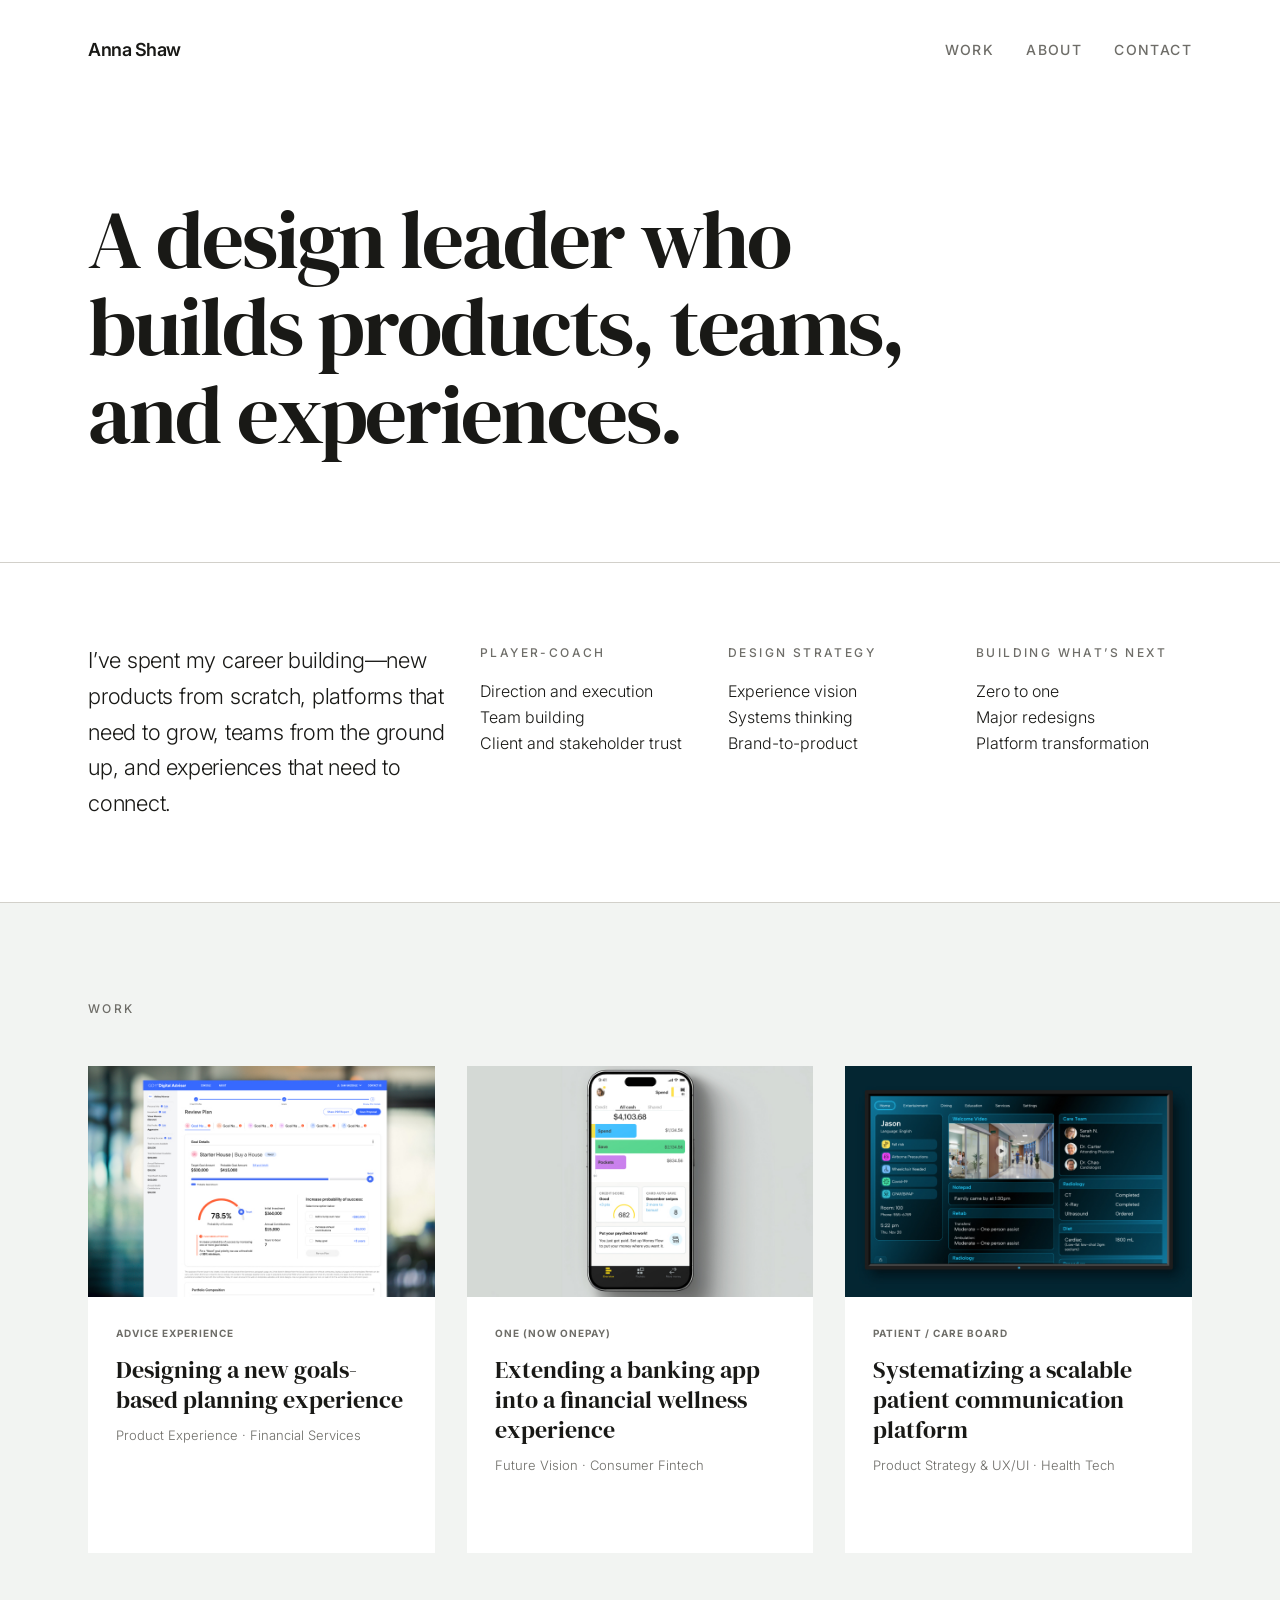
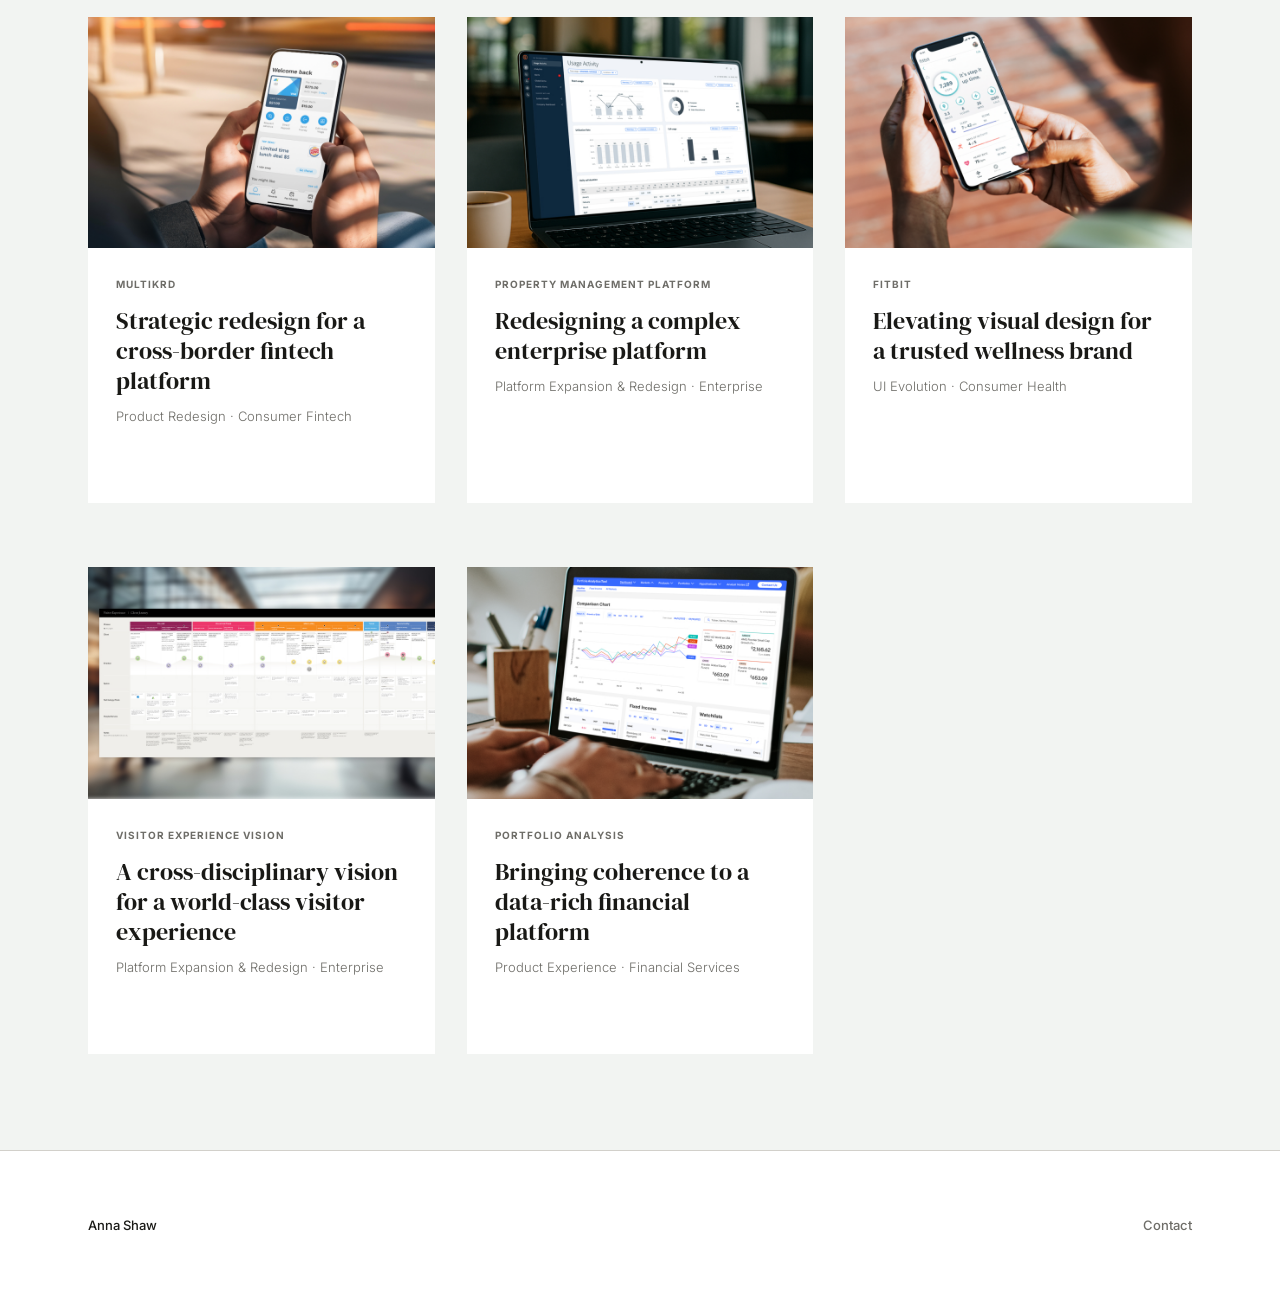
<file: index.html>
<!DOCTYPE html>
<html lang="en">
<head>
  <meta charset="UTF-8">
  <meta name="viewport" content="width=device-width, initial-scale=1.0">
  <title>Anna Shaw — Design Leader</title>
  <meta name="description" content="Anna Shaw is a design leader who builds products, teams, and experiences. Based in San Francisco, open to Head of Design and Director of Design roles.">
  <link rel="preconnect" href="https://fonts.googleapis.com">
  <link rel="preconnect" href="https://fonts.gstatic.com" crossorigin>
  <link href="https://fonts.googleapis.com/css2?family=DM+Serif+Display&family=Inter:wght@300;400;500;600&display=swap" rel="stylesheet">
  <link rel="stylesheet" href="style.css">
  <!-- Google tag (gtag.js) -->
  <script async src="https://www.googletagmanager.com/gtag/js?id=G-LRNVTW9C25"></script>
  <script>
    window.dataLayer = window.dataLayer || [];
    function gtag(){dataLayer.push(arguments);}
    gtag('js', new Date());
    gtag('config', 'G-LRNVTW9C25');
  </script>
</head>
<body>

  <header class="site-nav">
    <div class="container">
      <a href="index.html" class="nav-logo">Anna Shaw</a>
      <nav class="nav-links">
        <a href="#work">Work</a>
        <a href="about.html">About</a>
        <a href="mailto:annakshaw@gmail.com">Contact</a>
      </nav>
    </div>
  </header>

  <section class="hero">
    <div class="container">
      <h1>A design leader who builds products, teams, and experiences.</h1>
    </div>
  </section>

  <section class="about" id="about">
    <div class="container">
      <div class="about-grid">
        <p class="about-lead">I&rsquo;ve spent my career building&mdash;new products from scratch, platforms that need to grow, teams from the ground up, and experiences that need to connect.</p>
        <div class="pillar">
          <h3>Player-coach</h3>
          <ul>
            <li>Direction and execution</li>
            <li>Team building</li>
            <li>Client and stakeholder trust</li>
          </ul>
        </div>
        <div class="pillar">
          <h3>Design strategy</h3>
          <ul>
            <li>Experience vision</li>
            <li>Systems thinking</li>
            <li>Brand-to-product</li>
          </ul>
        </div>
        <div class="pillar">
          <h3>Building what&rsquo;s next</h3>
          <ul>
            <li>Zero to one</li>
            <li>Major redesigns</li>
            <li>Platform transformation</li>
          </ul>
        </div>
      </div>
    </div>
  </section>

  <section class="work-section" id="work">
    <div class="container">
      <div class="section-label">Work</div>
      <div class="work-grid">

        <a href="work/advice-experience.html" class="work-card">
          <img class="card-image" src="images/Index_AEX.jpg" alt="Advice Experience">
          <div class="card-body">
            <div class="card-meta">
              <span class="card-label">Advice Experience</span>
            </div>
            <h2 class="card-title">Designing a new goals-based planning experience</h2>
            <p class="card-type">Product Experience &middot; Financial Services</p>
            <span class="card-arrow">&rarr;</span>
          </div>
        </a>

        <a href="work/one-onepay.html" class="work-card">
          <img class="card-image" src="images/Index_One.jpg" alt="One (now OnePay)">
          <div class="card-body">
            <div class="card-meta">
              <span class="card-label">One (now OnePay)</span>
            </div>
            <h2 class="card-title">Extending a banking app into a financial wellness experience</h2>
            <p class="card-type">Future Vision &middot; Consumer Fintech</p>
            <span class="card-arrow">&rarr;</span>
          </div>
        </a>

        <a href="work/patient-care-board.html" class="work-card">
          <img class="card-image" src="images/Index_VIZ.jpg" alt="Patient / Care Board">
          <div class="card-body">
            <div class="card-meta">
              <span class="card-label">Patient / Care Board</span>
            </div>
            <h2 class="card-title">Systematizing a scalable patient communication platform</h2>
            <p class="card-type">Product Strategy &amp; UX/UI &middot; Health Tech</p>
            <span class="card-arrow">&rarr;</span>
          </div>
        </a>

        <a href="work/multikrd.html" class="work-card">
          <img class="card-image" src="images/Index_Multi.jpg" alt="Multikrd">
          <div class="card-body">
            <div class="card-meta">
              <span class="card-label">Multikrd</span>
            </div>
            <h2 class="card-title">Strategic redesign for a cross-border fintech platform</h2>
            <p class="card-type">Product Redesign &middot; Consumer Fintech</p>
            <span class="card-arrow">&rarr;</span>
          </div>
        </a>

        <a href="work/asset-management.html" class="work-card">
          <img class="card-image" src="images/Index_UTE.jpg" alt="Property Management Platform">
          <div class="card-body">
            <div class="card-meta">
              <span class="card-label">Property Management Platform</span>
            </div>
            <h2 class="card-title">Redesigning a complex enterprise platform</h2>
            <p class="card-type">Platform Expansion &amp; Redesign &middot; Enterprise</p>
            <span class="card-arrow">&rarr;</span>
          </div>
        </a>

        <a href="work/fitbit.html" class="work-card">
          <img class="card-image" src="images/Index_FIT.jpg" alt="Fitbit">
          <div class="card-body">
            <div class="card-meta">
              <span class="card-label">Fitbit</span>
            </div>
            <h2 class="card-title">Elevating visual design for a trusted wellness brand</h2>
            <p class="card-type">UI Evolution &middot; Consumer Health</p>
            <span class="card-arrow">&rarr;</span>
          </div>
        </a>

        <!-- geniant.com card hidden — page preserved at work/geniant.html
        <a href="work/geniant.html" class="work-card">
          <img class="card-image" src="images/Index_GEN.jpg" alt="geniant.com">
          <div class="card-body">
            <div class="card-meta">
              <span class="card-label">geniant.com</span>
            </div>
            <h2 class="card-title">An agency website built to tell the full story</h2>
            <p class="card-type">Marketing &middot; Portfolio Website</p>
            <span class="card-arrow">&rarr;</span>
          </div>
        </a>
        -->

        <a href="work/wealth-management.html" class="work-card">
          <img class="card-image" src="images/Index_JOR.jpg" alt="Visitor Experience Vision">
          <div class="card-body">
            <div class="card-meta">
              <span class="card-label">Visitor Experience Vision</span>
            </div>
            <h2 class="card-title">A cross-disciplinary vision for a world-class visitor experience</h2>
            <p class="card-type">Platform Expansion &amp; Redesign &middot; Enterprise</p>
            <span class="card-arrow">&rarr;</span>
          </div>
        </a>

        <a href="work/portfolio-analysis.html" class="work-card">
          <img class="card-image" src="images/Index_PAT.jpg" alt="Portfolio Analysis">
          <div class="card-body">
            <div class="card-meta">
              <span class="card-label">Portfolio Analysis</span>
            </div>
            <h2 class="card-title">Bringing coherence to a data-rich financial platform</h2>
            <p class="card-type">Product Experience &middot; Financial Services</p>
            <span class="card-arrow">&rarr;</span>
          </div>
        </a>

      </div>
    </div>
  </section>

  <footer class="site-footer">
    <div class="container">
      <span class="footer-name">Anna Shaw</span><a href="mailto:annakshaw@gmail.com" class="footer-contact">Contact</a>
    </div>
  </footer>

</body>
</html>
</file>
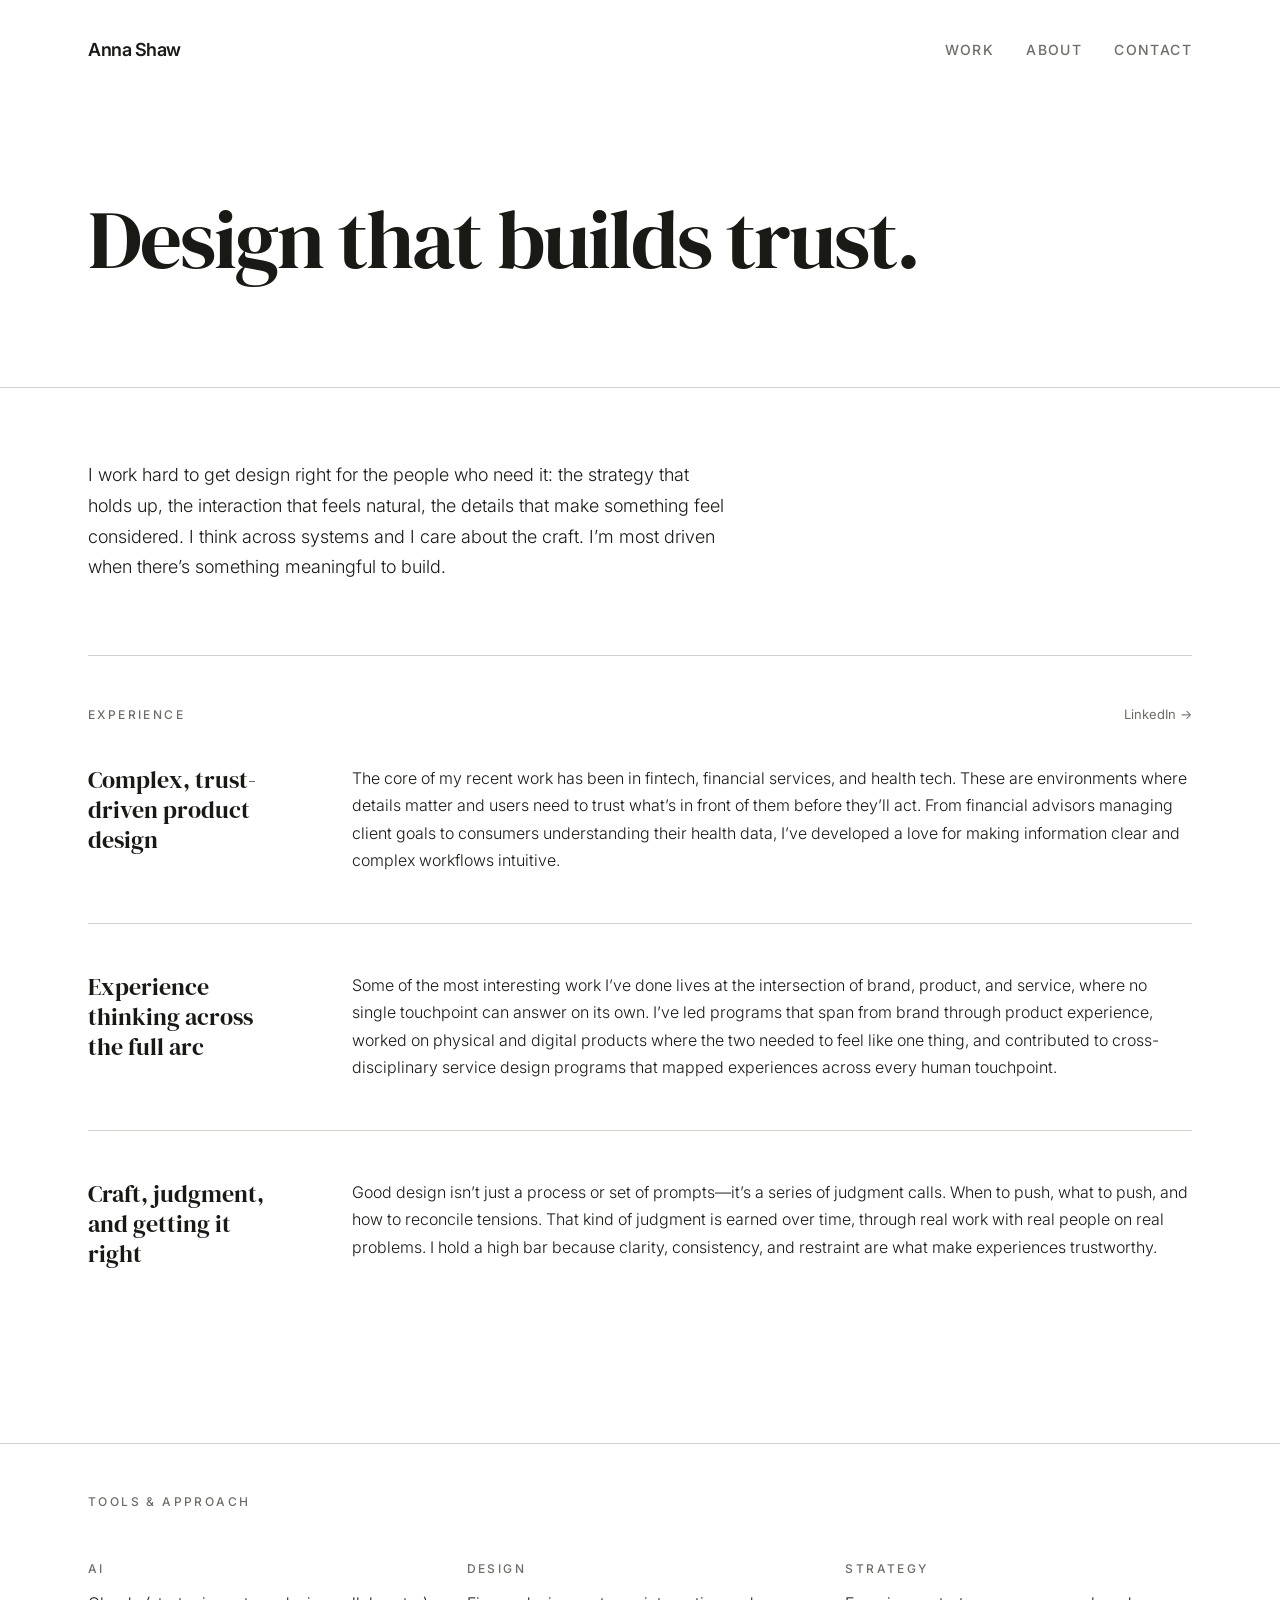
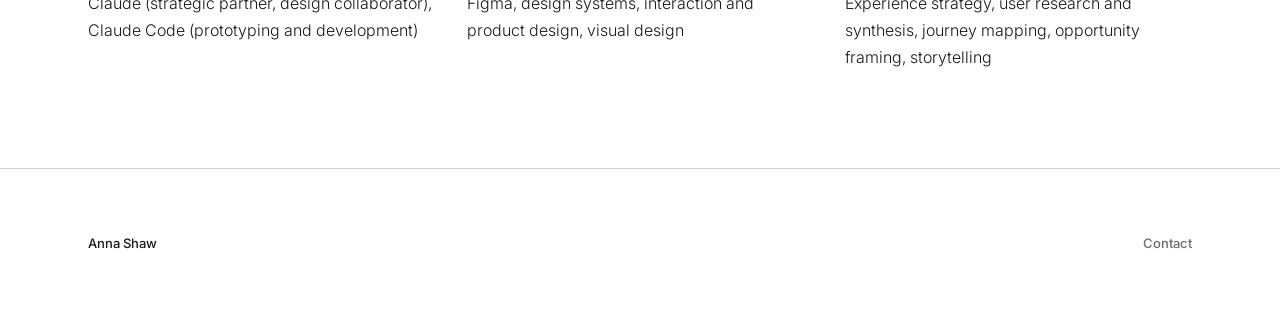
<file: about.html>
<!DOCTYPE html>
<html lang="en">
<head>
  <meta charset="UTF-8">
  <meta name="viewport" content="width=device-width, initial-scale=1.0">
  <title>About — Anna Shaw</title>
  <meta name="description" content="Anna Shaw is a design leader who builds products, teams, and experiences. Based in San Francisco.">
  <link rel="preconnect" href="https://fonts.googleapis.com">
  <link rel="preconnect" href="https://fonts.gstatic.com" crossorigin>
  <link href="https://fonts.googleapis.com/css2?family=DM+Serif+Display&family=Inter:wght@300;400;500;600&display=swap" rel="stylesheet">
  <link rel="stylesheet" href="style.css">
  <!-- Google tag (gtag.js) -->
  <script async src="https://www.googletagmanager.com/gtag/js?id=G-LRNVTW9C25"></script>
  <script>
    window.dataLayer = window.dataLayer || [];
    function gtag(){dataLayer.push(arguments);}
    gtag('js', new Date());
    gtag('config', 'G-LRNVTW9C25');
  </script>
</head>
<body>

  <header class="site-nav">
    <div class="container">
      <a href="index.html" class="nav-logo">Anna Shaw</a>
      <nav class="nav-links">
        <a href="index.html#work">Work</a>
        <a href="about.html">About</a>
        <a href="mailto:annakshaw@gmail.com">Contact</a>
      </nav>
    </div>
  </header>

  <section class="about-hero">
    <div class="container">
      <h1>Design that builds trust.</h1>
    </div>
  </section>

  <section class="about-body">
    <div class="container">

      <div class="about-intro">
        <p>I work hard to get design right for the people who need it: the strategy that holds up, the interaction that feels natural, the details that make something feel considered. I think across systems and I care about the craft. I&rsquo;m most driven when there&rsquo;s something meaningful to build.</p>
      </div>

      <div class="about-page-divider"></div>
      <div class="about-section-head">
        <div class="section-label">Experience</div>
        <a href="https://www.linkedin.com/in/annakshaw" class="about-linkedin" target="_blank" rel="noopener">LinkedIn &rarr;</a>
      </div>

      <div class="about-exp-block">
        <div class="about-exp-left">
          <div class="about-exp-company">Complex, trust-driven product design</div>
        </div>
        <div class="about-exp-right">
          <p>The core of my recent work has been in fintech, financial services, and health tech. These are environments where details matter and users need to trust what&rsquo;s in front of them before they&rsquo;ll act. From financial advisors managing client goals to consumers understanding their health data, I&rsquo;ve developed a love for making information clear and complex workflows intuitive.</p>
        </div>
      </div>

      <div class="about-exp-block">
        <div class="about-exp-left">
          <div class="about-exp-company">Experience thinking across the full arc</div>
        </div>
        <div class="about-exp-right">
          <p>Some of the most interesting work I&rsquo;ve done lives at the intersection of brand, product, and service, where no single touchpoint can answer on its own. I&rsquo;ve led programs that span from brand through product experience, worked on physical and digital products where the two needed to feel like one thing, and contributed to cross-disciplinary service design programs that mapped experiences across every human touchpoint.</p>
        </div>
      </div>

      <div class="about-exp-block">
        <div class="about-exp-left">
          <div class="about-exp-company">Craft, judgment, and getting it right</div>
        </div>
        <div class="about-exp-right">
          <p>Good design isn&rsquo;t just a process or set of prompts&mdash;it&rsquo;s a series of judgment calls. When to push, what to push, and how to reconcile tensions. That kind of judgment is earned over time, through real work with real people on real problems. I hold a high bar because clarity, consistency, and restraint are what make experiences trustworthy.</p>
        </div>
      </div>

    </div>

  </section>

  <div class="about-page-divider about-divider-full"></div>

  <section class="about-tools-section">
    <div class="container">
      <div class="section-label">Tools &amp; Approach</div>

      <div class="about-tools">
        <div class="about-tools-item">
          <h3>AI</h3>
          <p>Claude (strategic partner, design collaborator), Claude Code (prototyping and development)</p>
        </div>
        <div class="about-tools-item">
          <h3>Design</h3>
          <p>Figma, design systems, interaction and product design, visual design</p>
        </div>
        <div class="about-tools-item">
          <h3>Strategy</h3>
          <p>Experience strategy, user research and synthesis, journey mapping, opportunity framing, storytelling</p>
        </div>
      </div>
    </div>
  </section>

  <footer class="site-footer">
    <div class="container">
      <span class="footer-name">Anna Shaw</span><a href="mailto:annakshaw@gmail.com" class="footer-contact">Contact</a>
    </div>
  </footer>

</body>
</html>
</file>
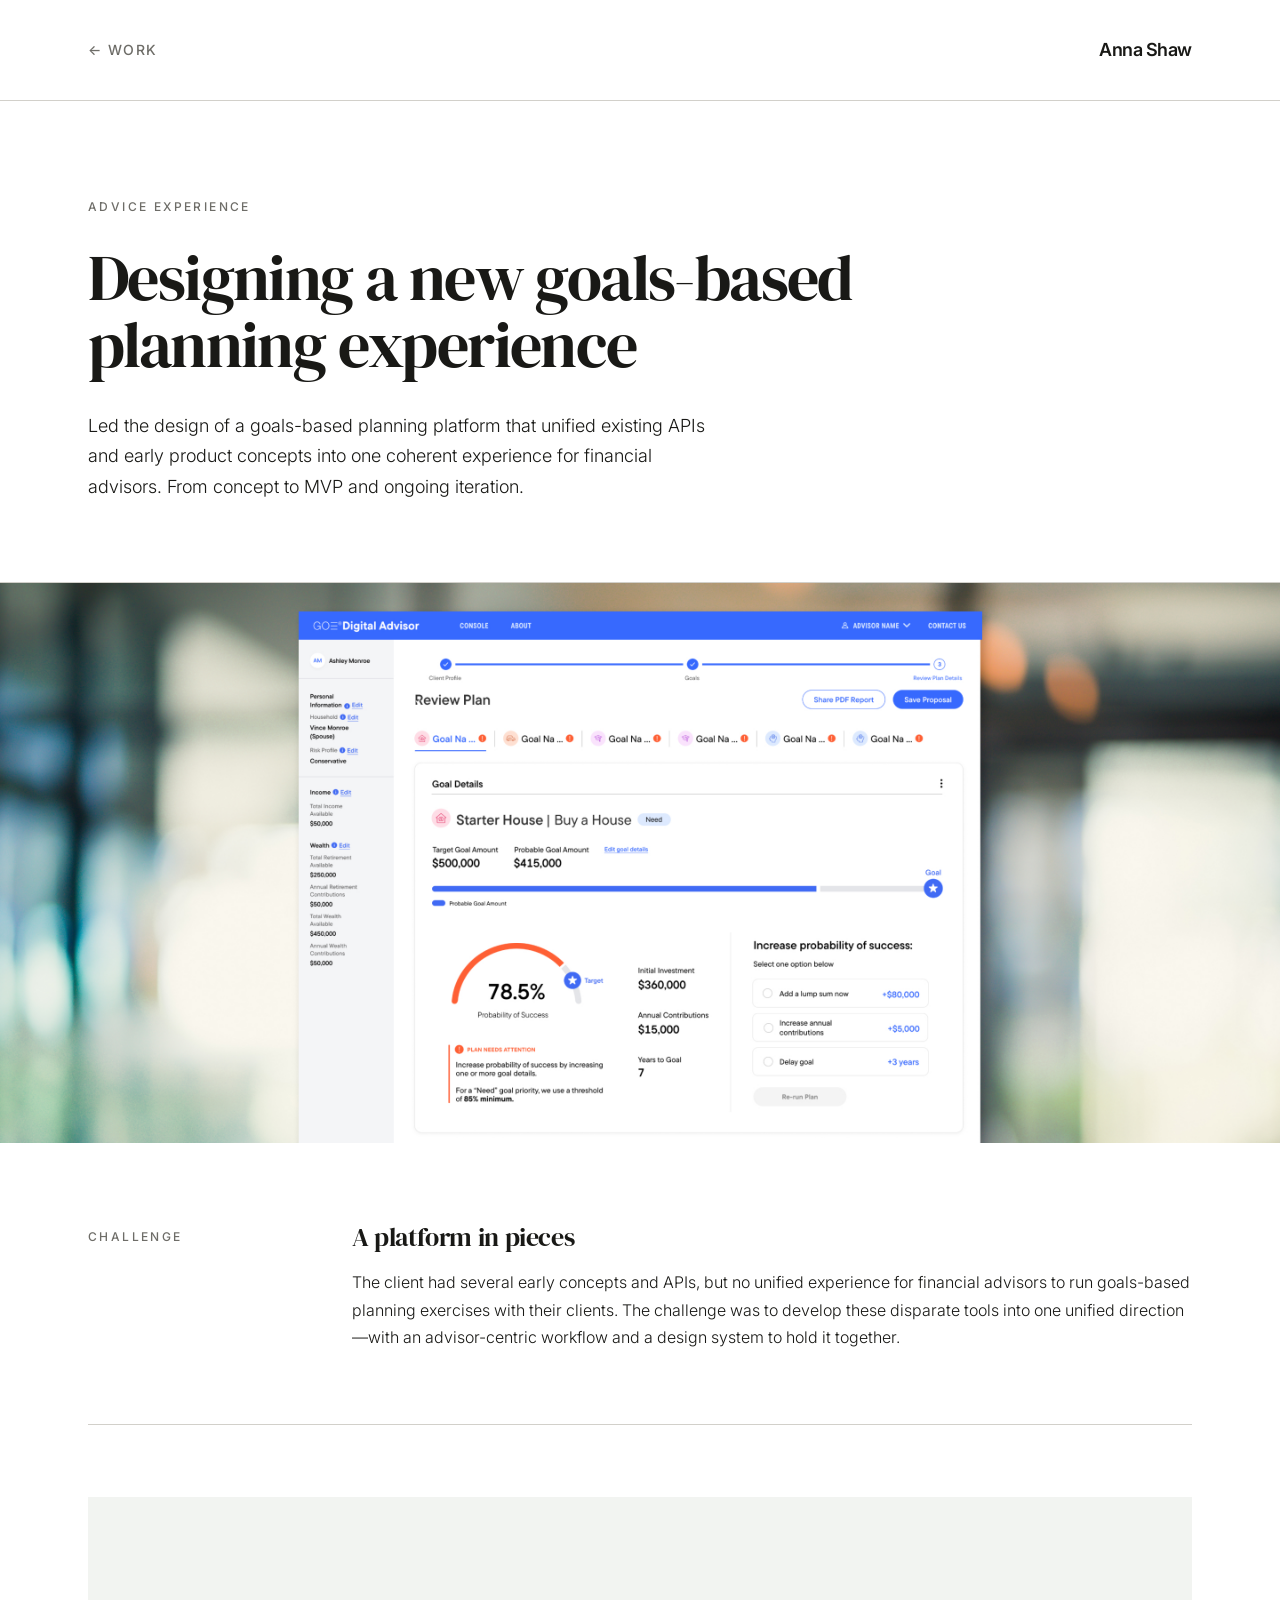
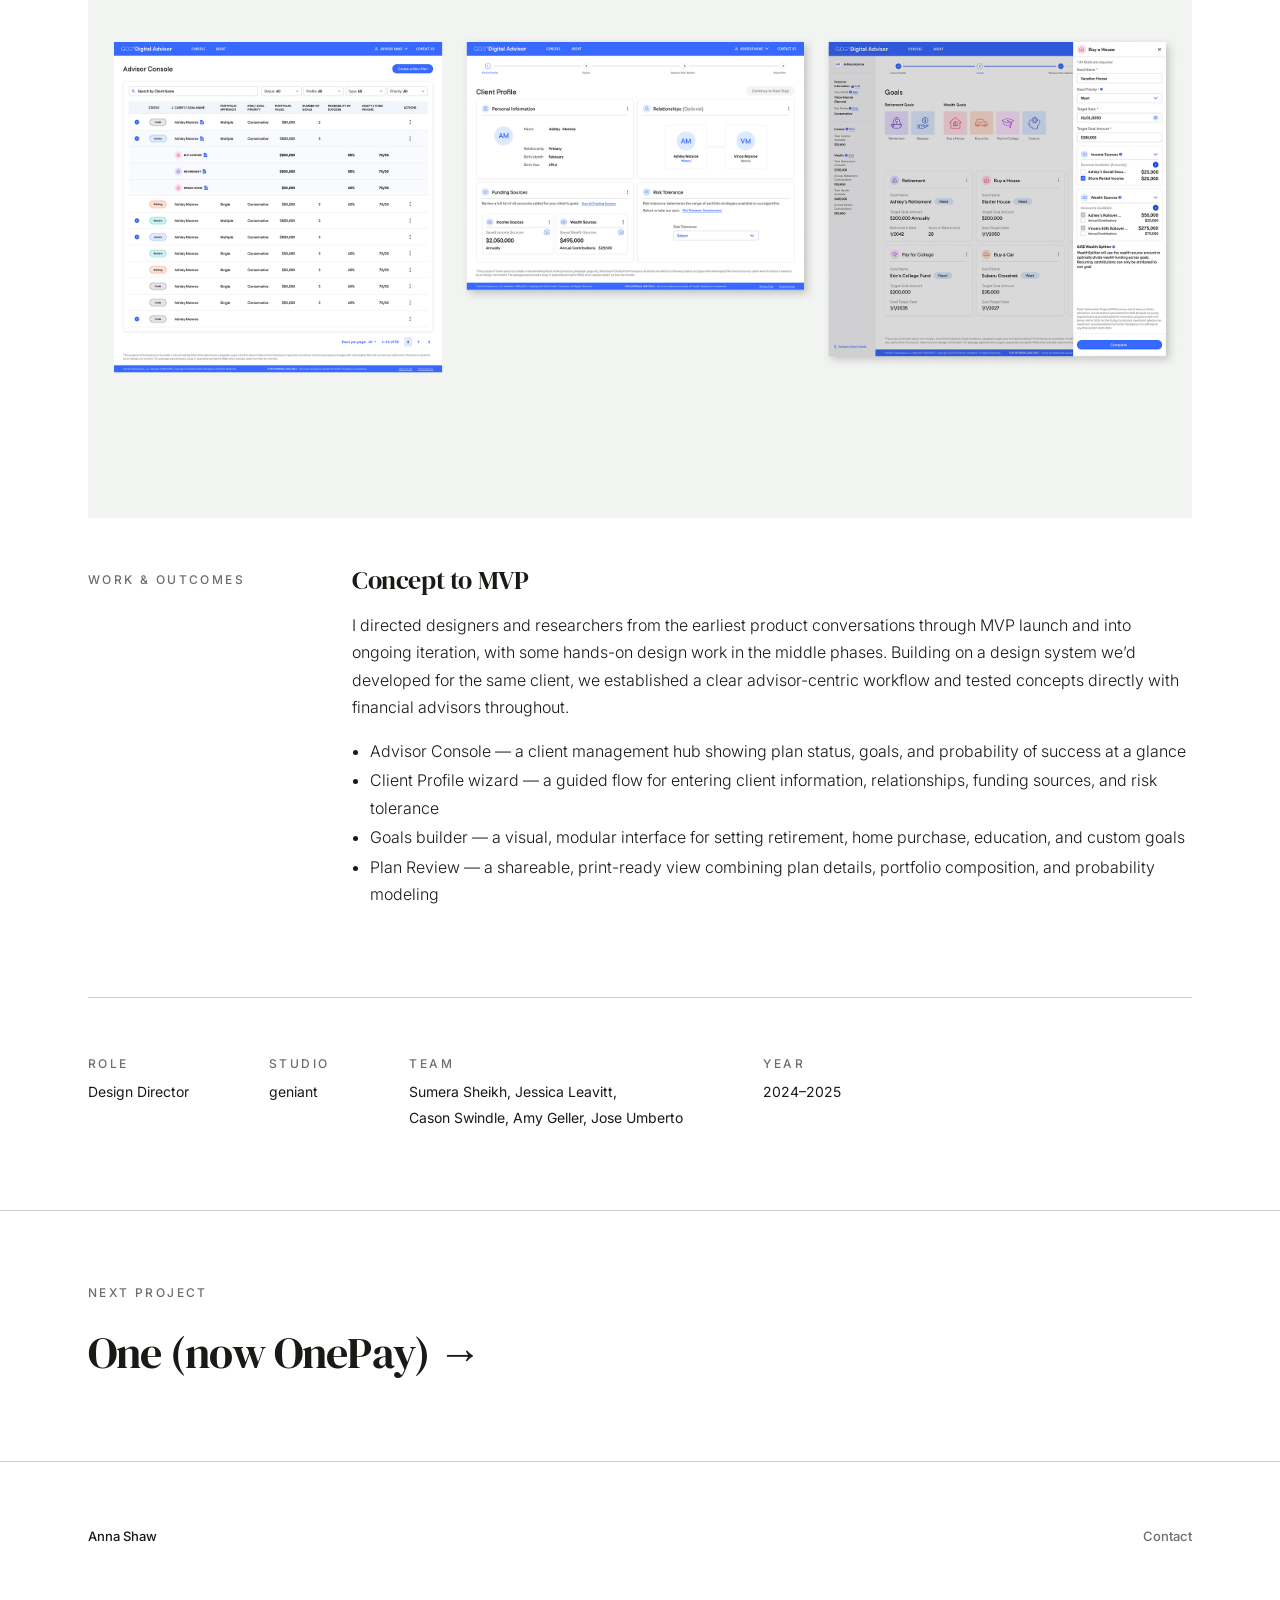
<file: work/advice-experience.html>
<!DOCTYPE html>
<html lang="en">
<head>
  <meta charset="UTF-8">
  <meta name="viewport" content="width=device-width, initial-scale=1.0">
  <title>Advice Experience — Anna Shaw</title>
  <link rel="preconnect" href="https://fonts.googleapis.com">
  <link rel="preconnect" href="https://fonts.gstatic.com" crossorigin>
  <link href="https://fonts.googleapis.com/css2?family=DM+Serif+Display&family=Inter:wght@300;400;500;600&display=swap" rel="stylesheet">
  <link rel="stylesheet" href="../style.css">
  <!-- Google tag (gtag.js) -->
  <script async src="https://www.googletagmanager.com/gtag/js?id=G-LRNVTW9C25"></script>
  <script>
    window.dataLayer = window.dataLayer || [];
    function gtag(){dataLayer.push(arguments);}
    gtag('js', new Date());
    gtag('config', 'G-LRNVTW9C25');
  </script>
</head>
<body>

  <header class="case-nav">
    <div class="container">
      <a href="../index.html#work" class="case-nav-back">&#8592; Work</a>
      <a href="../index.html" class="case-nav-logo">Anna Shaw</a>
    </div>
  </header>

  <section class="case-hero">
    <div class="container">
      <p class="case-category">Advice Experience</p>
      <h1 class="case-title">Designing a new goals-based planning experience</h1>
      <p class="case-description">Led the design of a goals-based planning platform that unified existing APIs and early product concepts into one coherent experience for financial advisors. From concept to MVP and ongoing iteration.</p>
    </div>
  </section>

  <img class="img-fill ratio-hero" src="../images/Hero_AEX.jpg" alt="Advice Experience">

  <section class="case-content">
    <div class="container">

      <div class="case-block">
        <div class="case-block-label">Challenge</div>
        <div class="case-block-body">
          <h3>A platform in pieces</h3>
          <p>The client had several early concepts and APIs, but no unified experience for financial advisors to run goals-based planning exercises with their clients. The challenge was to develop these disparate tools into one unified direction&mdash;with an advisor-centric workflow and a design system to hold it together.</p>
        </div>
      </div>

      <div class="img-single">
        <img class="img-fill ratio-wide" src="../images/Feature_AEX.jpg" alt="Advice Experience">
      </div>

      <div class="case-block">
        <div class="case-block-label">Work &amp; Outcomes</div>
        <div class="case-block-body">
          <h3>Concept to MVP</h3>
          <p>I directed designers and researchers from the earliest product conversations through MVP launch and into ongoing iteration, with some hands-on design work in the middle phases. Building on a design system we&rsquo;d developed for the same client, we established a clear advisor-centric workflow and tested concepts directly with financial advisors throughout.</p>
          <ul>
            <li>Advisor Console &mdash; a client management hub showing plan status, goals, and probability of success at a glance</li>
            <li>Client Profile wizard &mdash; a guided flow for entering client information, relationships, funding sources, and risk tolerance</li>
            <li>Goals builder &mdash; a visual, modular interface for setting retirement, home purchase, education, and custom goals</li>
            <li>Plan Review &mdash; a shareable, print-ready view combining plan details, portfolio composition, and probability modeling</li>
          </ul>
        </div>
      </div>

      <div class="case-meta">
        <div class="meta-item">
          <label>Role</label>
          <span>Design Director</span>
        </div>
        <div class="meta-item">
          <label>Studio</label>
          <span>geniant</span>
        </div>
        <div class="meta-item">
          <label>Team</label>
          <span>Sumera Sheikh, Jessica Leavitt,<br>Cason Swindle, Amy Geller, Jose Umberto</span>
        </div>
        <div class="meta-item">
          <label>Year</label>
          <span>2024&ndash;2025</span>
        </div>
      </div>

    </div>
  </section>

  <section class="case-next">
    <div class="container">
      <p class="case-next-label">Next project</p>
      <a href="one-onepay.html" class="case-next-link">One (now OnePay) &rarr;</a>
    </div>
  </section>

  <footer class="site-footer">
    <div class="container">
      <span class="footer-name">Anna Shaw</span><a href="mailto:annakshaw@gmail.com" class="footer-contact">Contact</a>
    </div>
  </footer>

</body>
</html>
</file>
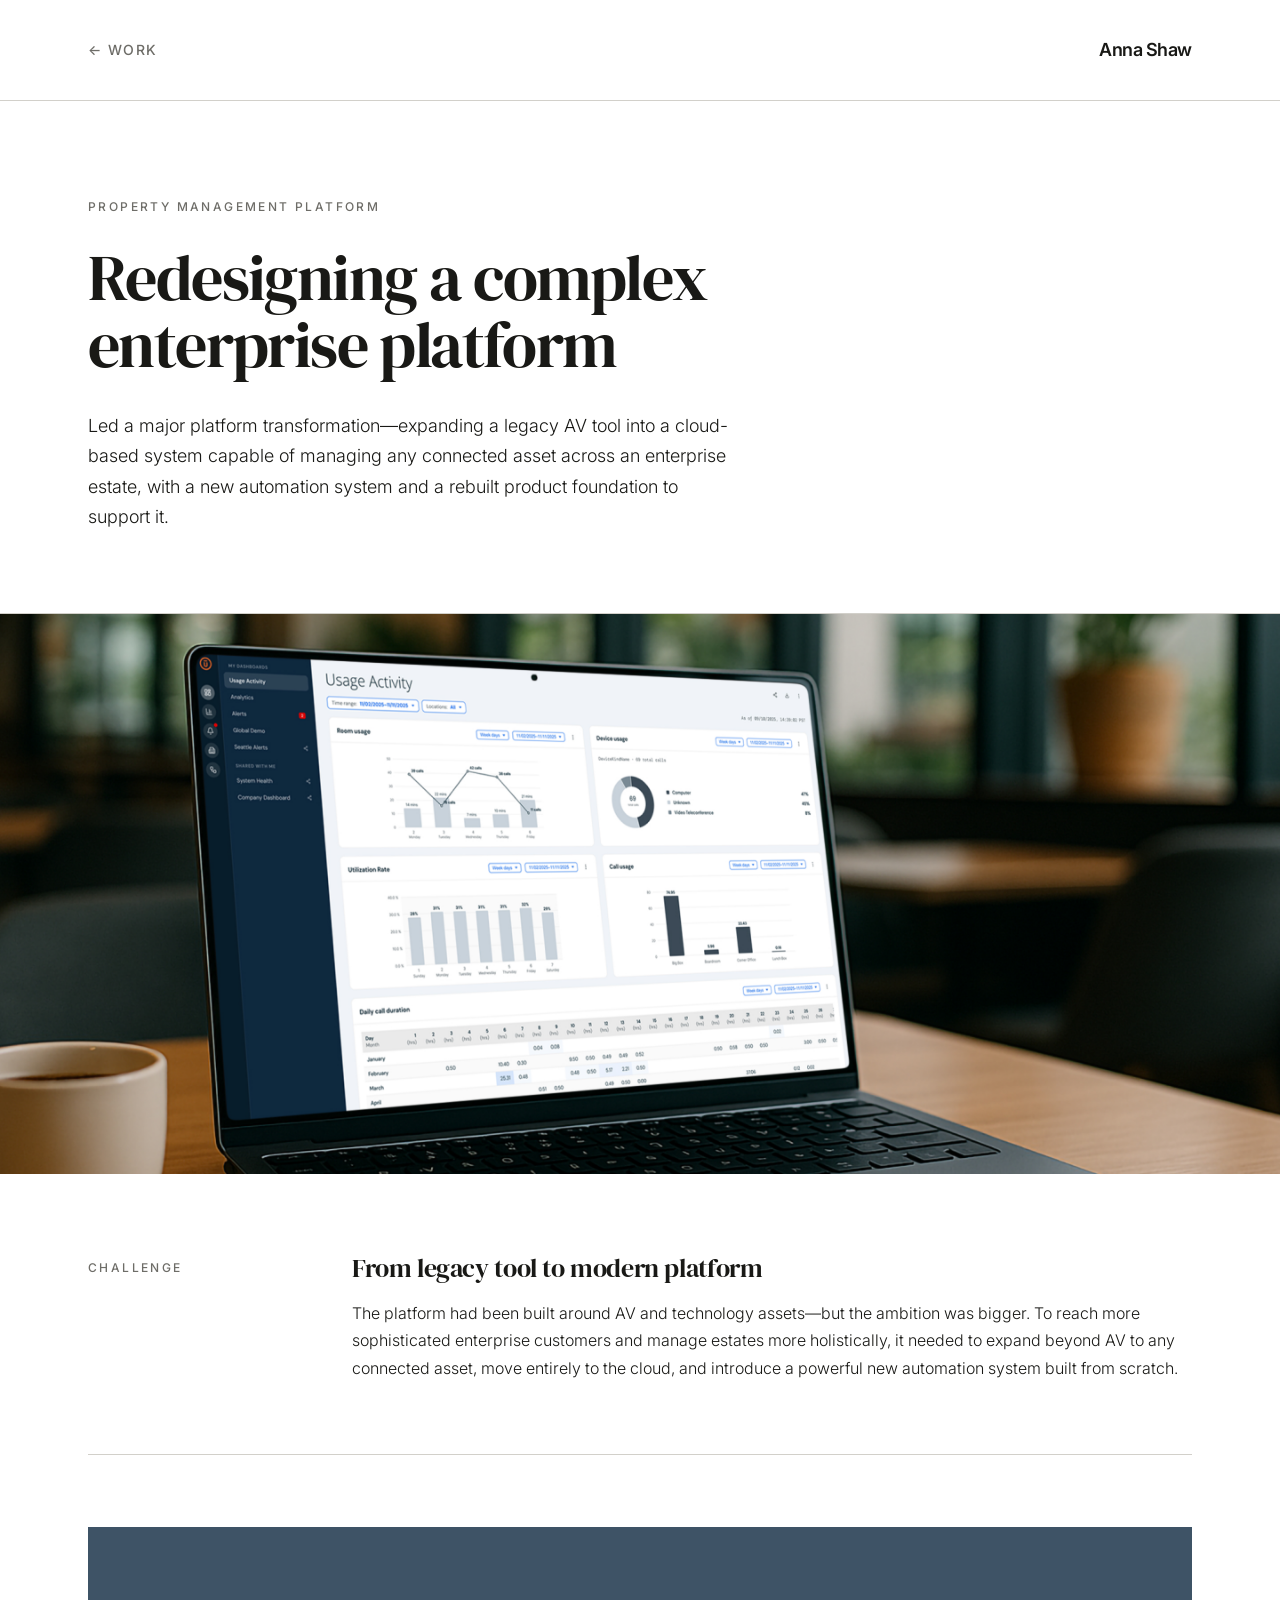
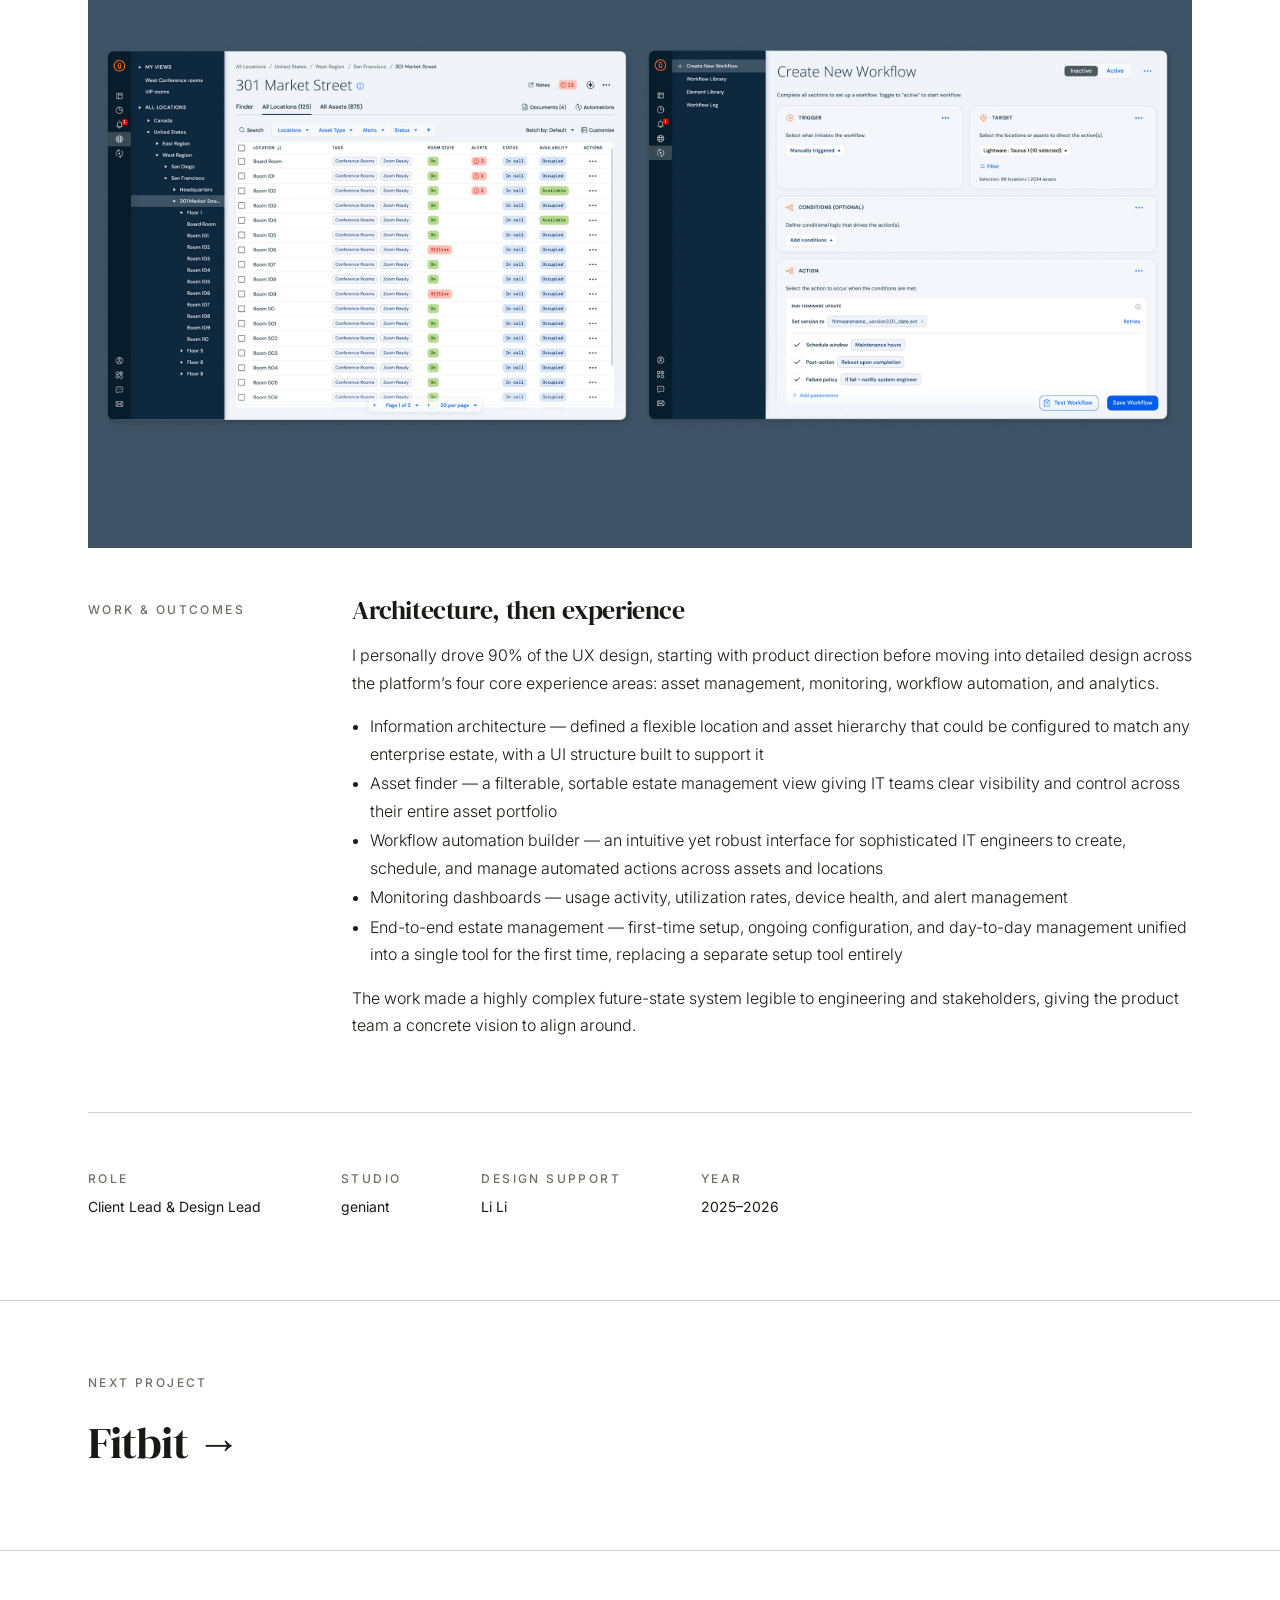
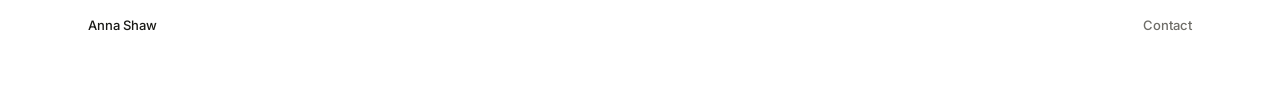
<file: work/asset-management.html>
<!DOCTYPE html>
<html lang="en">
<head>
  <meta charset="UTF-8">
  <meta name="viewport" content="width=device-width, initial-scale=1.0">
  <title>Property Management Platform — Anna Shaw</title>
  <link rel="preconnect" href="https://fonts.googleapis.com">
  <link rel="preconnect" href="https://fonts.gstatic.com" crossorigin>
  <link href="https://fonts.googleapis.com/css2?family=DM+Serif+Display&family=Inter:wght@300;400;500;600&display=swap" rel="stylesheet">
  <link rel="stylesheet" href="../style.css">
  <!-- Google tag (gtag.js) -->
  <script async src="https://www.googletagmanager.com/gtag/js?id=G-LRNVTW9C25"></script>
  <script>
    window.dataLayer = window.dataLayer || [];
    function gtag(){dataLayer.push(arguments);}
    gtag('js', new Date());
    gtag('config', 'G-LRNVTW9C25');
  </script>
</head>
<body>

  <header class="case-nav">
    <div class="container">
      <a href="../index.html#work" class="case-nav-back">&#8592; Work</a>
      <a href="../index.html" class="case-nav-logo">Anna Shaw</a>
    </div>
  </header>

  <section class="case-hero">
    <div class="container">
      <p class="case-category">Property Management Platform</p>
      <h1 class="case-title">Redesigning a complex enterprise platform</h1>
      <p class="case-description">Led a major platform transformation&mdash;expanding a legacy AV tool into a cloud-based system capable of managing any connected asset across an enterprise estate, with a new automation system and a rebuilt product foundation to support it.</p>
    </div>
  </section>

  <img class="img-fill ratio-hero" src="../images/Hero_UTE.jpg" alt="Property Management Platform">

  <section class="case-content">
    <div class="container">

      <div class="case-block">
        <div class="case-block-label">Challenge</div>
        <div class="case-block-body">
          <h3>From legacy tool to modern platform</h3>
          <p>The platform had been built around AV and technology assets&mdash;but the ambition was bigger. To reach more sophisticated enterprise customers and manage estates more holistically, it needed to expand beyond AV to any connected asset, move entirely to the cloud, and introduce a powerful new automation system built from scratch.</p>
        </div>
      </div>

      <div class="img-single">
        <img class="img-fill ratio-wide" src="../images/Feature_UTE.jpg" alt="Property Management Platform">
      </div>

      <div class="case-block">
        <div class="case-block-label">Work &amp; Outcomes</div>
        <div class="case-block-body">
          <h3>Architecture, then experience</h3>
          <p>I personally drove 90% of the UX design, starting with product direction before moving into detailed design across the platform&rsquo;s four core experience areas: asset management, monitoring, workflow automation, and analytics.</p>
          <ul>
            <li>Information architecture &mdash; defined a flexible location and asset hierarchy that could be configured to match any enterprise estate, with a UI structure built to support it</li>
            <li>Asset finder &mdash; a filterable, sortable estate management view giving IT teams clear visibility and control across their entire asset portfolio</li>
            <li>Workflow automation builder &mdash; an intuitive yet robust interface for sophisticated IT engineers to create, schedule, and manage automated actions across assets and locations</li>
            <li>Monitoring dashboards &mdash; usage activity, utilization rates, device health, and alert management</li>
            <li>End-to-end estate management &mdash; first-time setup, ongoing configuration, and day-to-day management unified into a single tool for the first time, replacing a separate setup tool entirely</li>
          </ul>
          <p>The work made a highly complex future-state system legible to engineering and stakeholders, giving the product team a concrete vision to align around.</p>
        </div>
      </div>

      <div class="case-meta">
        <div class="meta-item">
          <label>Role</label>
          <span>Client Lead &amp; Design Lead</span>
        </div>
        <div class="meta-item">
          <label>Studio</label>
          <span>geniant</span>
        </div>
        <div class="meta-item">
          <label>Design support</label>
          <span>Li Li</span>
        </div>
        <div class="meta-item">
          <label>Year</label>
          <span>2025&ndash;2026</span>
        </div>
      </div>

    </div>
  </section>

  <section class="case-next">
    <div class="container">
      <p class="case-next-label">Next project</p>
      <a href="fitbit.html" class="case-next-link">Fitbit &rarr;</a>
    </div>
  </section>

  <footer class="site-footer">
    <div class="container">
      <span class="footer-name">Anna Shaw</span><a href="mailto:annakshaw@gmail.com" class="footer-contact">Contact</a>
    </div>
  </footer>

</body>
</html>
</file>
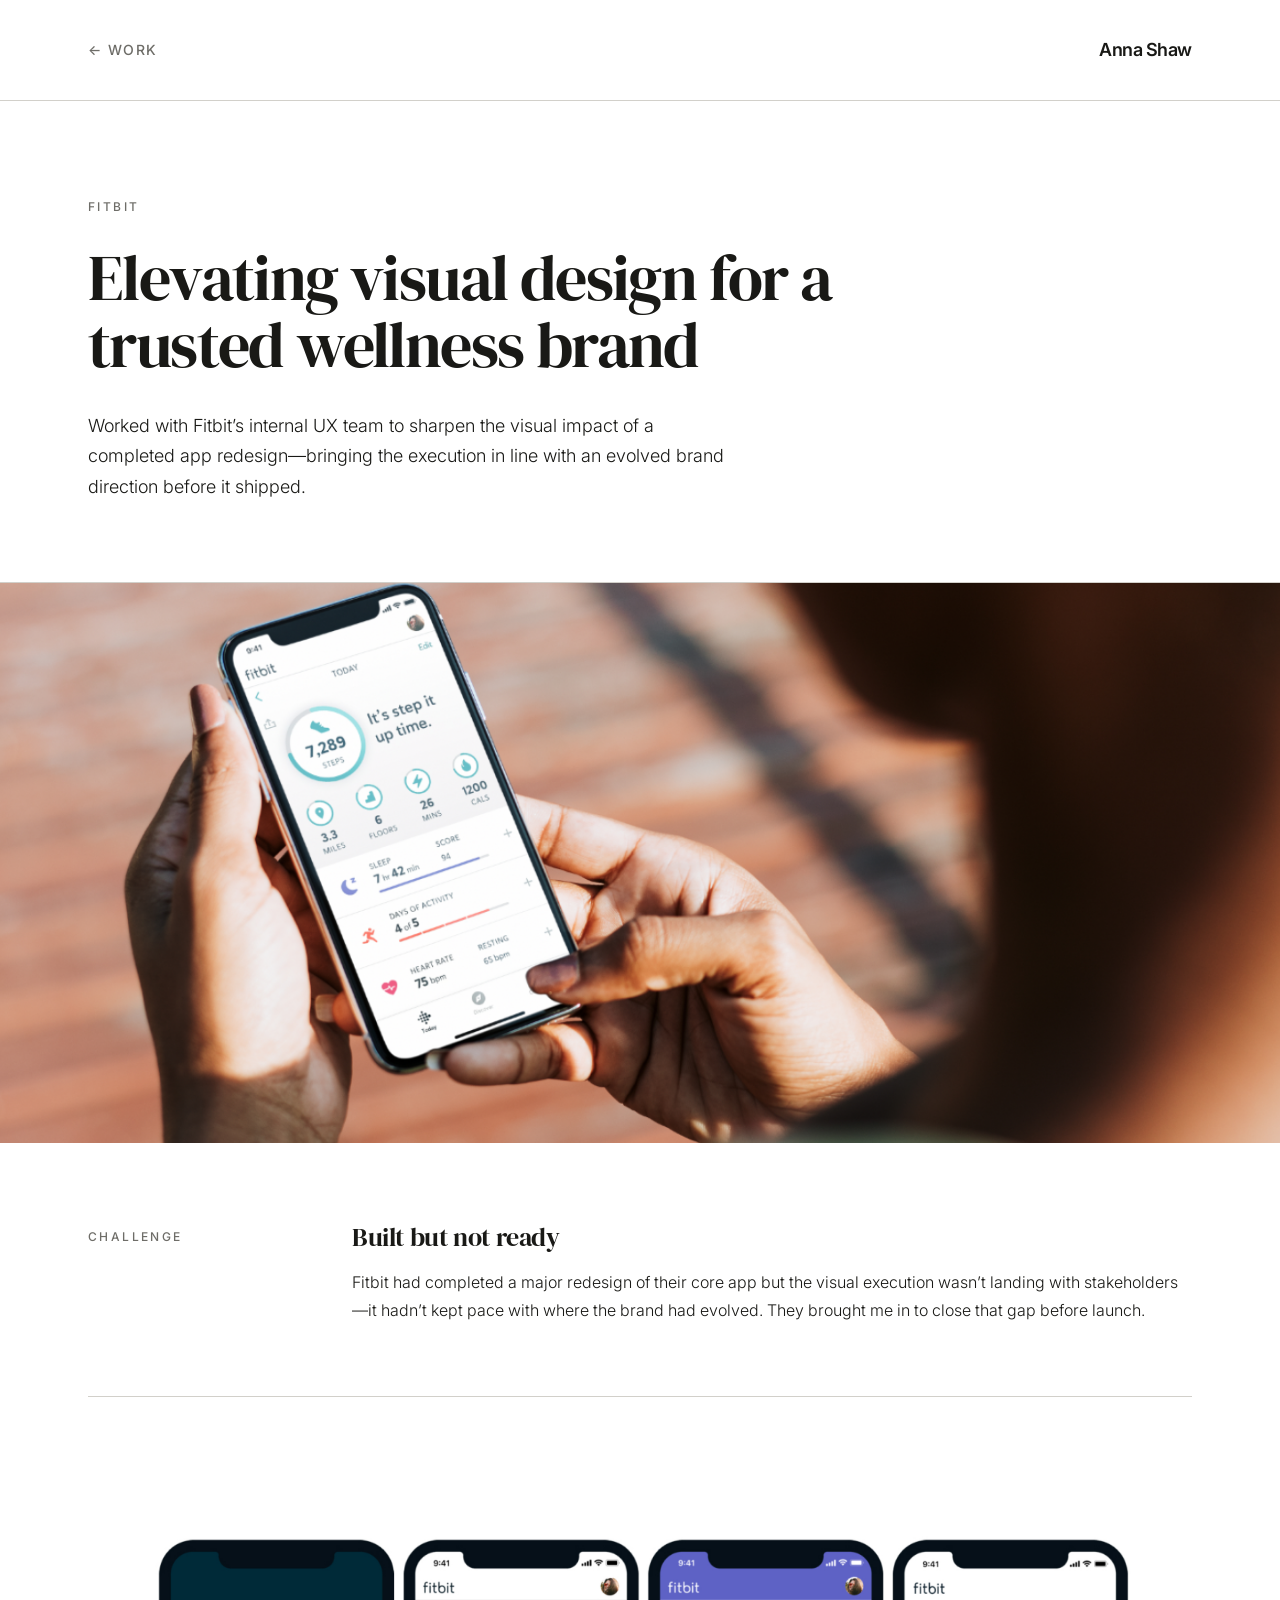
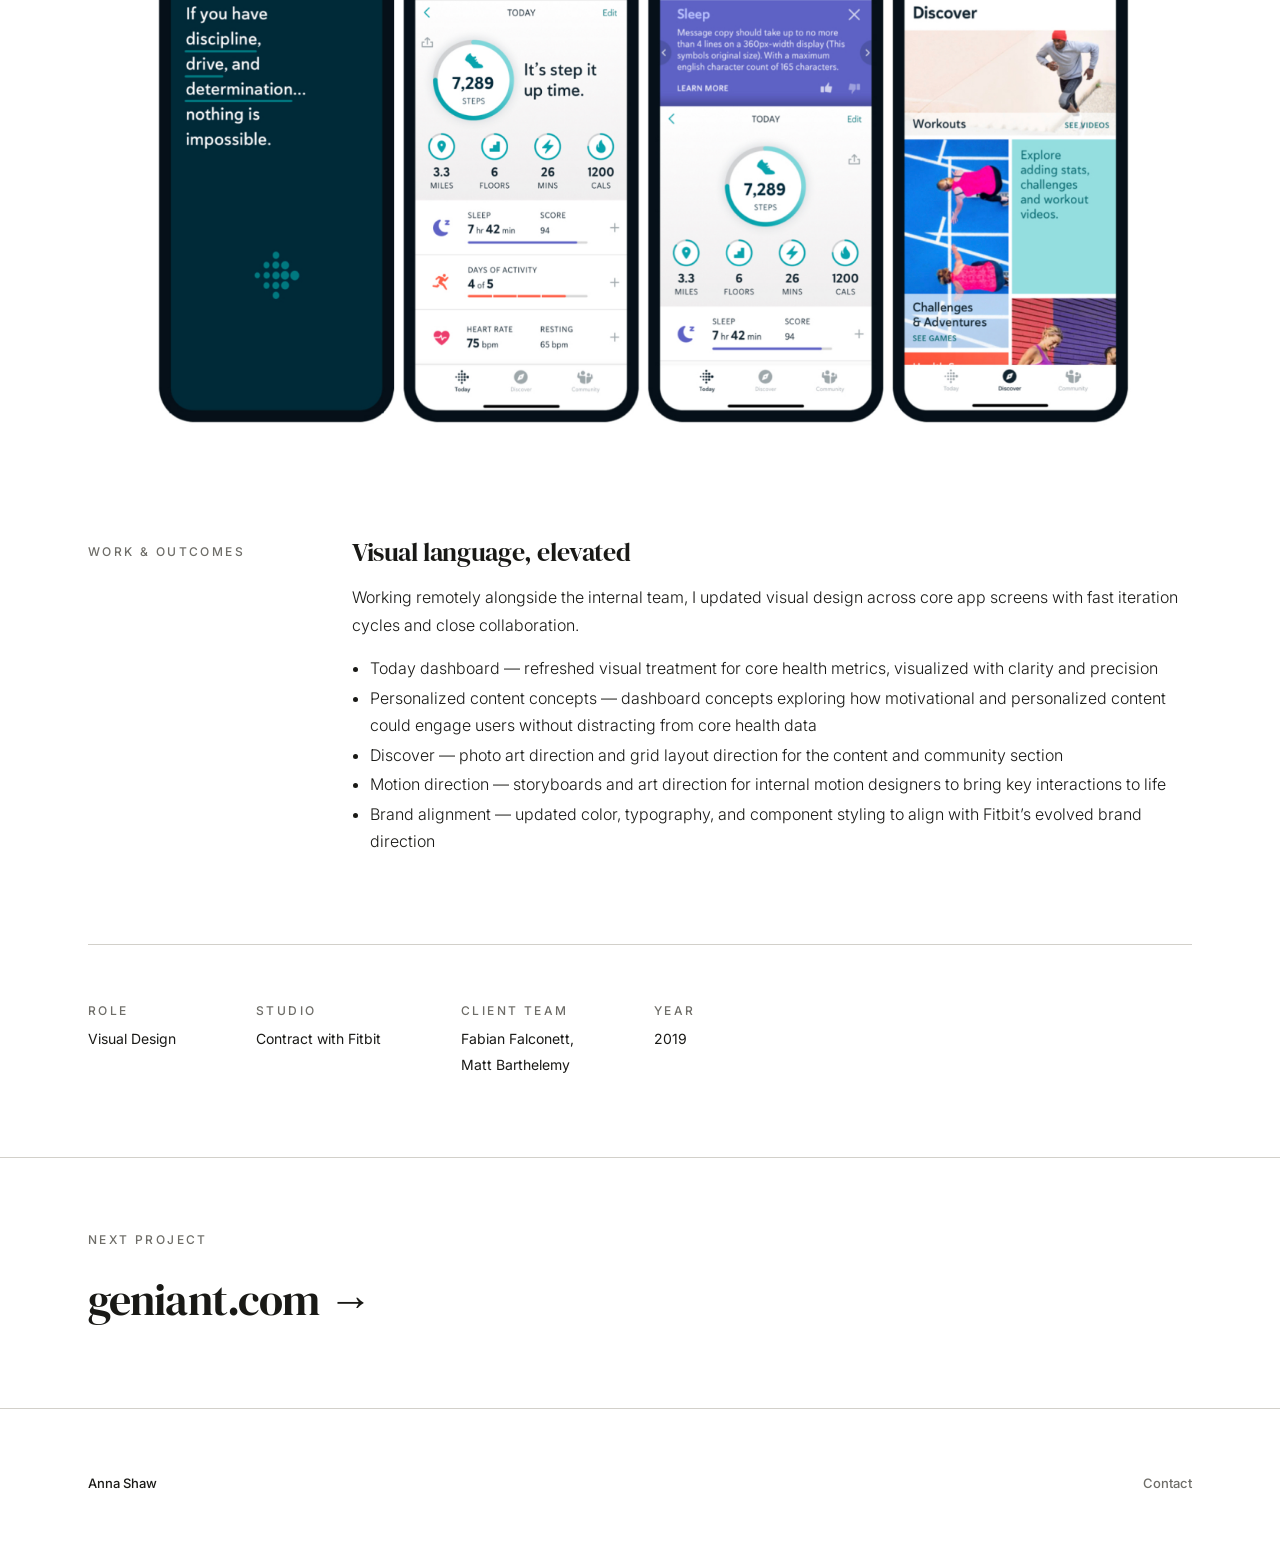
<file: work/fitbit.html>
<!DOCTYPE html>
<html lang="en">
<head>
  <meta charset="UTF-8">
  <meta name="viewport" content="width=device-width, initial-scale=1.0">
  <title>Fitbit — Anna Shaw</title>
  <link rel="preconnect" href="https://fonts.googleapis.com">
  <link rel="preconnect" href="https://fonts.gstatic.com" crossorigin>
  <link href="https://fonts.googleapis.com/css2?family=DM+Serif+Display&family=Inter:wght@300;400;500;600&display=swap" rel="stylesheet">
  <link rel="stylesheet" href="../style.css">
  <!-- Google tag (gtag.js) -->
  <script async src="https://www.googletagmanager.com/gtag/js?id=G-LRNVTW9C25"></script>
  <script>
    window.dataLayer = window.dataLayer || [];
    function gtag(){dataLayer.push(arguments);}
    gtag('js', new Date());
    gtag('config', 'G-LRNVTW9C25');
  </script>
</head>
<body>

  <header class="case-nav">
    <div class="container">
      <a href="../index.html#work" class="case-nav-back">&#8592; Work</a>
      <a href="../index.html" class="case-nav-logo">Anna Shaw</a>
    </div>
  </header>

  <section class="case-hero">
    <div class="container">
      <p class="case-category">Fitbit</p>
      <h1 class="case-title">Elevating visual design for a trusted wellness brand</h1>
      <p class="case-description">Worked with Fitbit&rsquo;s internal UX team to sharpen the visual impact of a completed app redesign&mdash;bringing the execution in line with an evolved brand direction before it shipped.</p>
    </div>
  </section>

  <img class="img-fill ratio-hero" src="../images/Hero_FIT.jpg" alt="Fitbit">

  <section class="case-content">
    <div class="container">

      <div class="case-block">
        <div class="case-block-label">Challenge</div>
        <div class="case-block-body">
          <h3>Built but not ready</h3>
          <p>Fitbit had completed a major redesign of their core app but the visual execution wasn&rsquo;t landing with stakeholders&mdash;it hadn&rsquo;t kept pace with where the brand had evolved. They brought me in to close that gap before launch.</p>
        </div>
      </div>

      <div class="img-single">
        <img class="img-fill ratio-wide" src="../images/Feature_FIT.jpg" alt="Fitbit">
      </div>

      <div class="case-block">
        <div class="case-block-label">Work &amp; Outcomes</div>
        <div class="case-block-body">
          <h3>Visual language, elevated</h3>
          <p>Working remotely alongside the internal team, I updated visual design across core app screens with fast iteration cycles and close collaboration.</p>
          <ul>
            <li>Today dashboard &mdash; refreshed visual treatment for core health metrics, visualized with clarity and precision</li>
            <li>Personalized content concepts &mdash; dashboard concepts exploring how motivational and personalized content could engage users without distracting from core health data</li>
            <li>Discover &mdash; photo art direction and grid layout direction for the content and community section</li>
            <li>Motion direction &mdash; storyboards and art direction for internal motion designers to bring key interactions to life</li>
            <li>Brand alignment &mdash; updated color, typography, and component styling to align with Fitbit&rsquo;s evolved brand direction</li>
          </ul>
        </div>
      </div>

      <div class="case-meta">
        <div class="meta-item">
          <label>Role</label>
          <span>Visual Design</span>
        </div>
        <div class="meta-item">
          <label>Studio</label>
          <span>Contract with Fitbit</span>
        </div>
        <div class="meta-item">
          <label>Client team</label>
          <span>Fabian Falconett,<br>Matt Barthelemy</span>
        </div>
        <div class="meta-item">
          <label>Year</label>
          <span>2019</span>
        </div>
      </div>

    </div>
  </section>

  <section class="case-next">
    <div class="container">
      <p class="case-next-label">Next project</p>
      <a href="geniant.html" class="case-next-link">geniant.com &rarr;</a>
    </div>
  </section>

  <footer class="site-footer">
    <div class="container">
      <span class="footer-name">Anna Shaw</span><a href="mailto:annakshaw@gmail.com" class="footer-contact">Contact</a>
    </div>
  </footer>

</body>
</html>
</file>
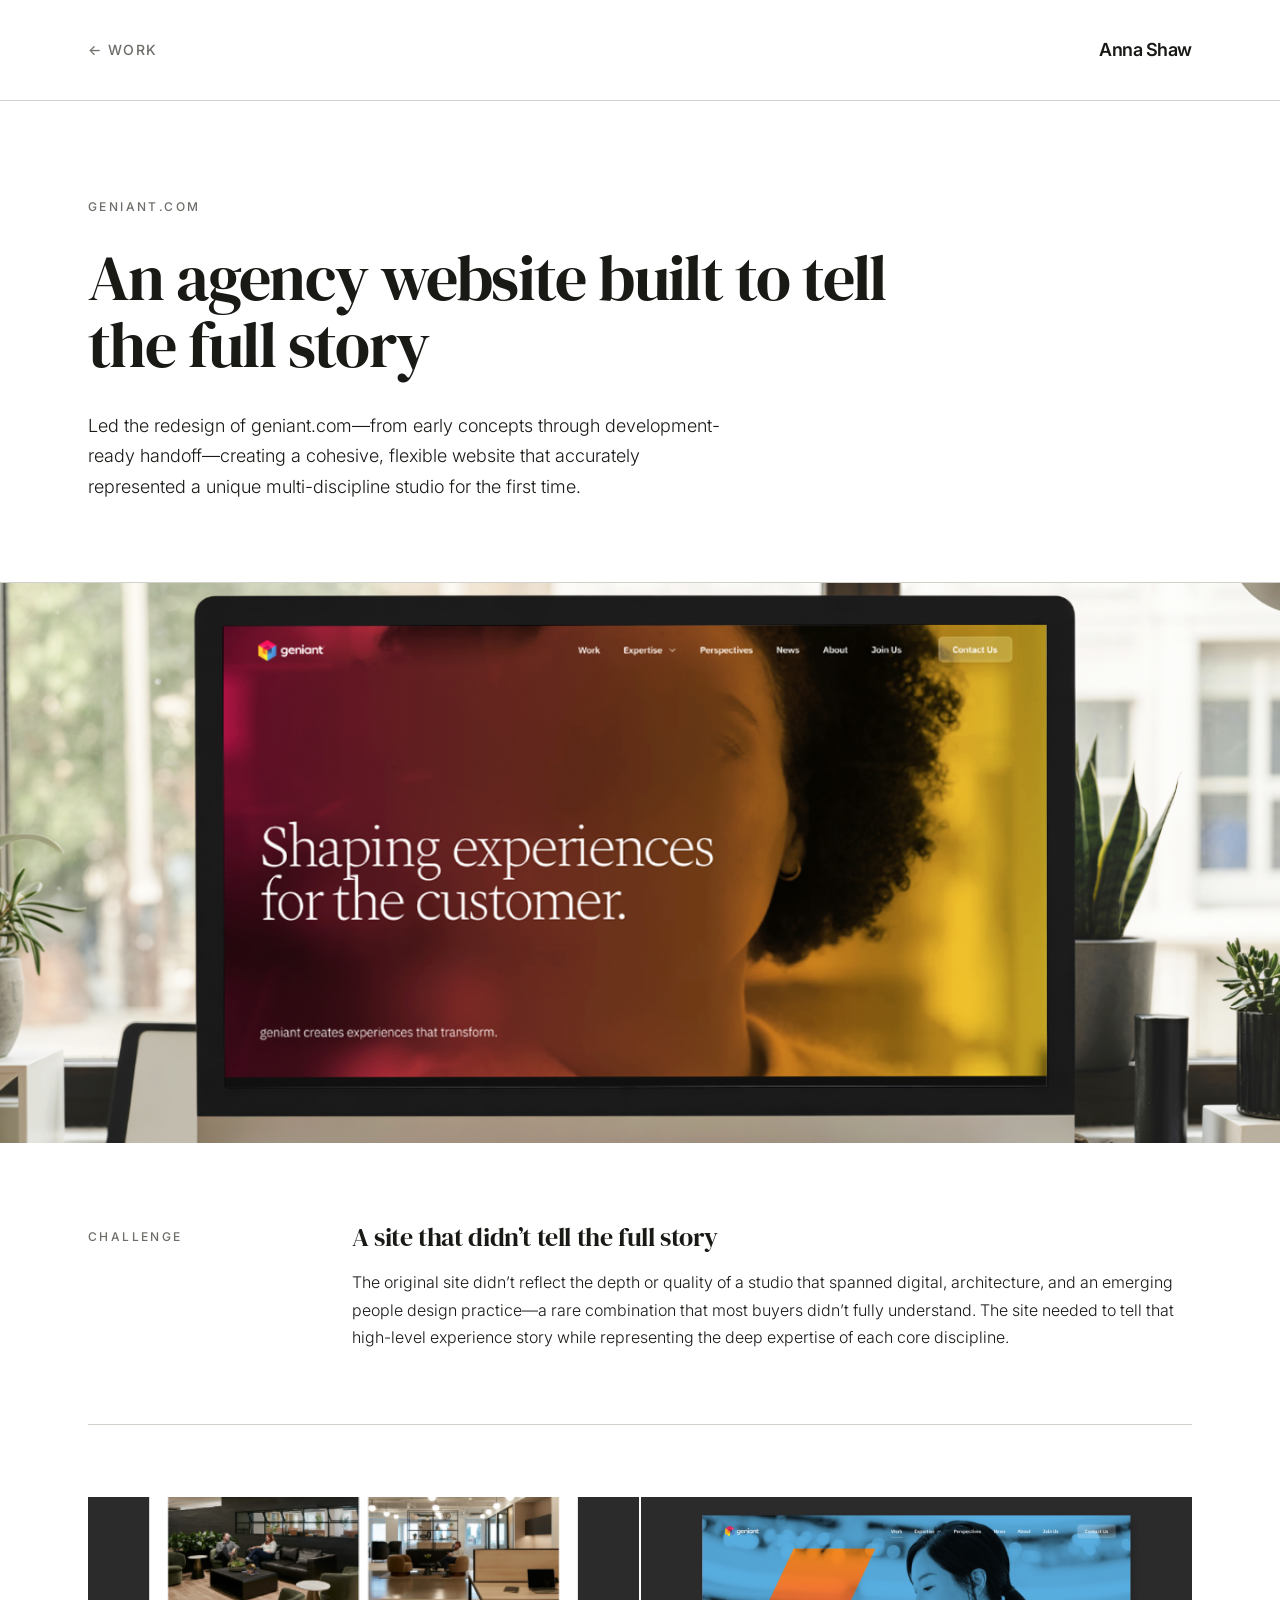
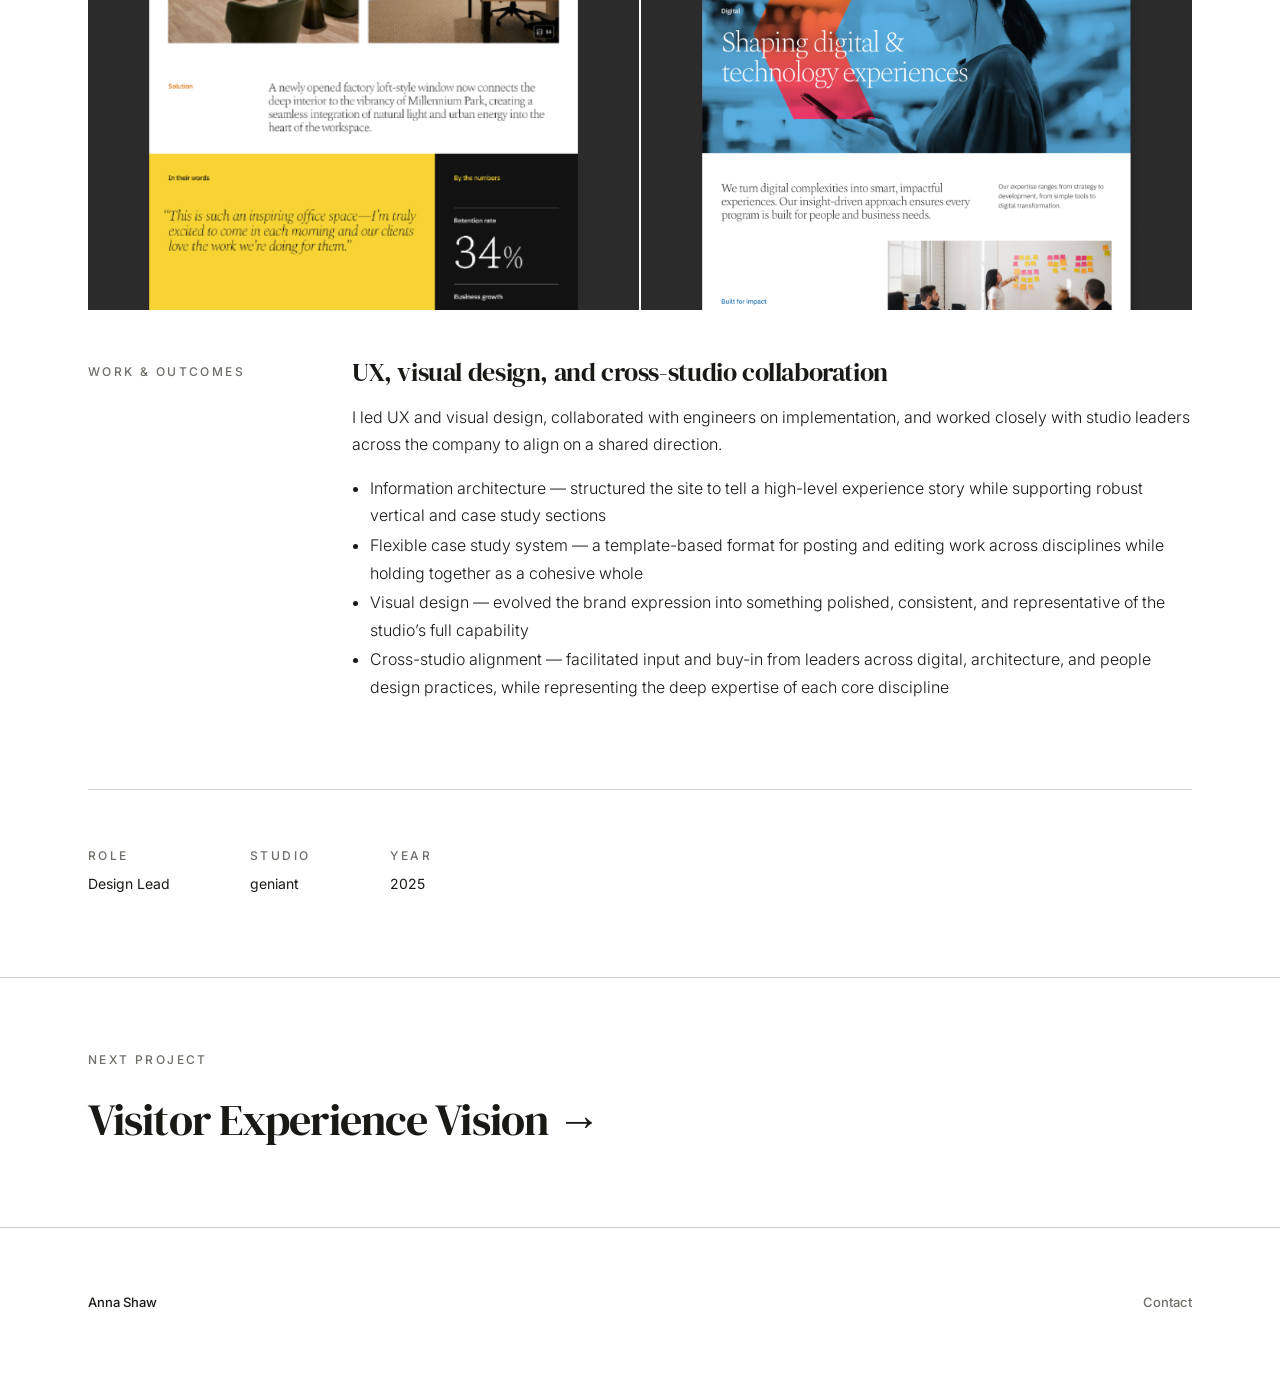
<file: work/geniant.html>
<!DOCTYPE html>
<html lang="en">
<head>
  <meta charset="UTF-8">
  <meta name="viewport" content="width=device-width, initial-scale=1.0">
  <title>geniant.com — Anna Shaw</title>
  <link rel="preconnect" href="https://fonts.googleapis.com">
  <link rel="preconnect" href="https://fonts.gstatic.com" crossorigin>
  <link href="https://fonts.googleapis.com/css2?family=DM+Serif+Display&family=Inter:wght@300;400;500;600&display=swap" rel="stylesheet">
  <link rel="stylesheet" href="../style.css">
  <!-- Google tag (gtag.js) -->
  <script async src="https://www.googletagmanager.com/gtag/js?id=G-LRNVTW9C25"></script>
  <script>
    window.dataLayer = window.dataLayer || [];
    function gtag(){dataLayer.push(arguments);}
    gtag('js', new Date());
    gtag('config', 'G-LRNVTW9C25');
  </script>
</head>
<body>

  <header class="case-nav">
    <div class="container">
      <a href="../index.html#work" class="case-nav-back">&#8592; Work</a>
      <a href="../index.html" class="case-nav-logo">Anna Shaw</a>
    </div>
  </header>

  <section class="case-hero">
    <div class="container">
      <p class="case-category">geniant.com</p>
      <h1 class="case-title">An agency website built to tell the full story</h1>
      <p class="case-description">Led the redesign of geniant.com&mdash;from early concepts through development-ready handoff&mdash;creating a cohesive, flexible website that accurately represented a unique multi-discipline studio for the first time.</p>
    </div>
  </section>

  <img class="img-fill ratio-hero" src="../images/Hero_GEN.jpg" alt="geniant.com">

  <section class="case-content">
    <div class="container">

      <div class="case-block">
        <div class="case-block-label">Challenge</div>
        <div class="case-block-body">
          <h3>A site that didn&rsquo;t tell the full story</h3>
          <p>The original site didn&rsquo;t reflect the depth or quality of a studio that spanned digital, architecture, and an emerging people design practice&mdash;a rare combination that most buyers didn&rsquo;t fully understand. The site needed to tell that high-level experience story while representing the deep expertise of each core discipline.</p>
        </div>
      </div>

      <div class="img-pair">
        <img class="img-fill ratio-std" src="../images/Halffeature_GEN1.jpg" alt="geniant.com detail">
        <img class="img-fill ratio-std" src="../images/Halffeature_GEN2.jpg" alt="geniant.com detail">
      </div>

      <div class="case-block">
        <div class="case-block-label">Work &amp; Outcomes</div>
        <div class="case-block-body">
          <h3>UX, visual design, and cross-studio collaboration</h3>
          <p>I led UX and visual design, collaborated with engineers on implementation, and worked closely with studio leaders across the company to align on a shared direction.</p>
          <ul>
            <li>Information architecture &mdash; structured the site to tell a high-level experience story while supporting robust vertical and case study sections</li>
            <li>Flexible case study system &mdash; a template-based format for posting and editing work across disciplines while holding together as a cohesive whole</li>
            <li>Visual design &mdash; evolved the brand expression into something polished, consistent, and representative of the studio&rsquo;s full capability</li>
            <li>Cross-studio alignment &mdash; facilitated input and buy-in from leaders across digital, architecture, and people design practices, while representing the deep expertise of each core discipline</li>
          </ul>
        </div>
      </div>

      <div class="case-meta">
        <div class="meta-item">
          <label>Role</label>
          <span>Design Lead</span>
        </div>
        <div class="meta-item">
          <label>Studio</label>
          <span>geniant</span>
        </div>
        <div class="meta-item">
          <label>Year</label>
          <span>2025</span>
        </div>
      </div>

    </div>
  </section>

  <section class="case-next">
    <div class="container">
      <p class="case-next-label">Next project</p>
      <a href="wealth-management.html" class="case-next-link">Visitor Experience Vision &rarr;</a>
    </div>
  </section>

  <footer class="site-footer">
    <div class="container">
      <span class="footer-name">Anna Shaw</span><a href="mailto:annakshaw@gmail.com" class="footer-contact">Contact</a>
    </div>
  </footer>

</body>
</html>
</file>
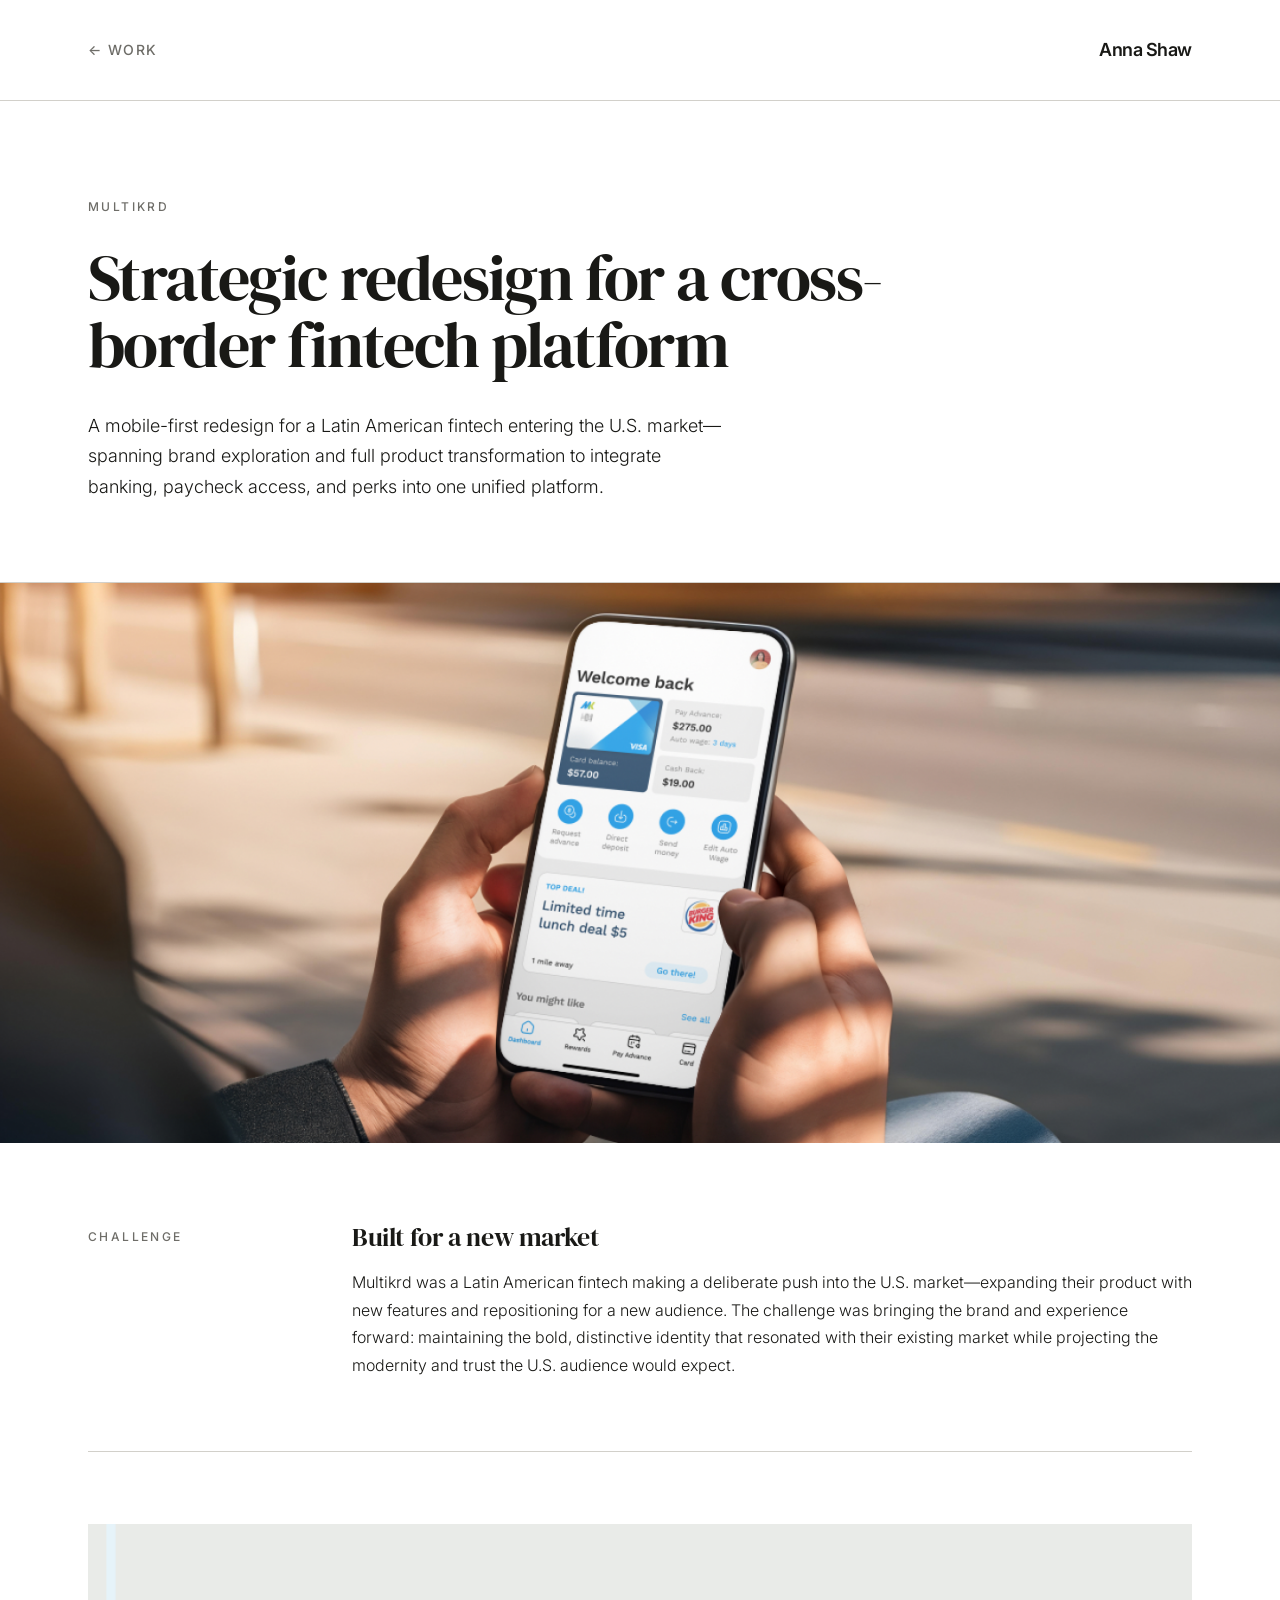
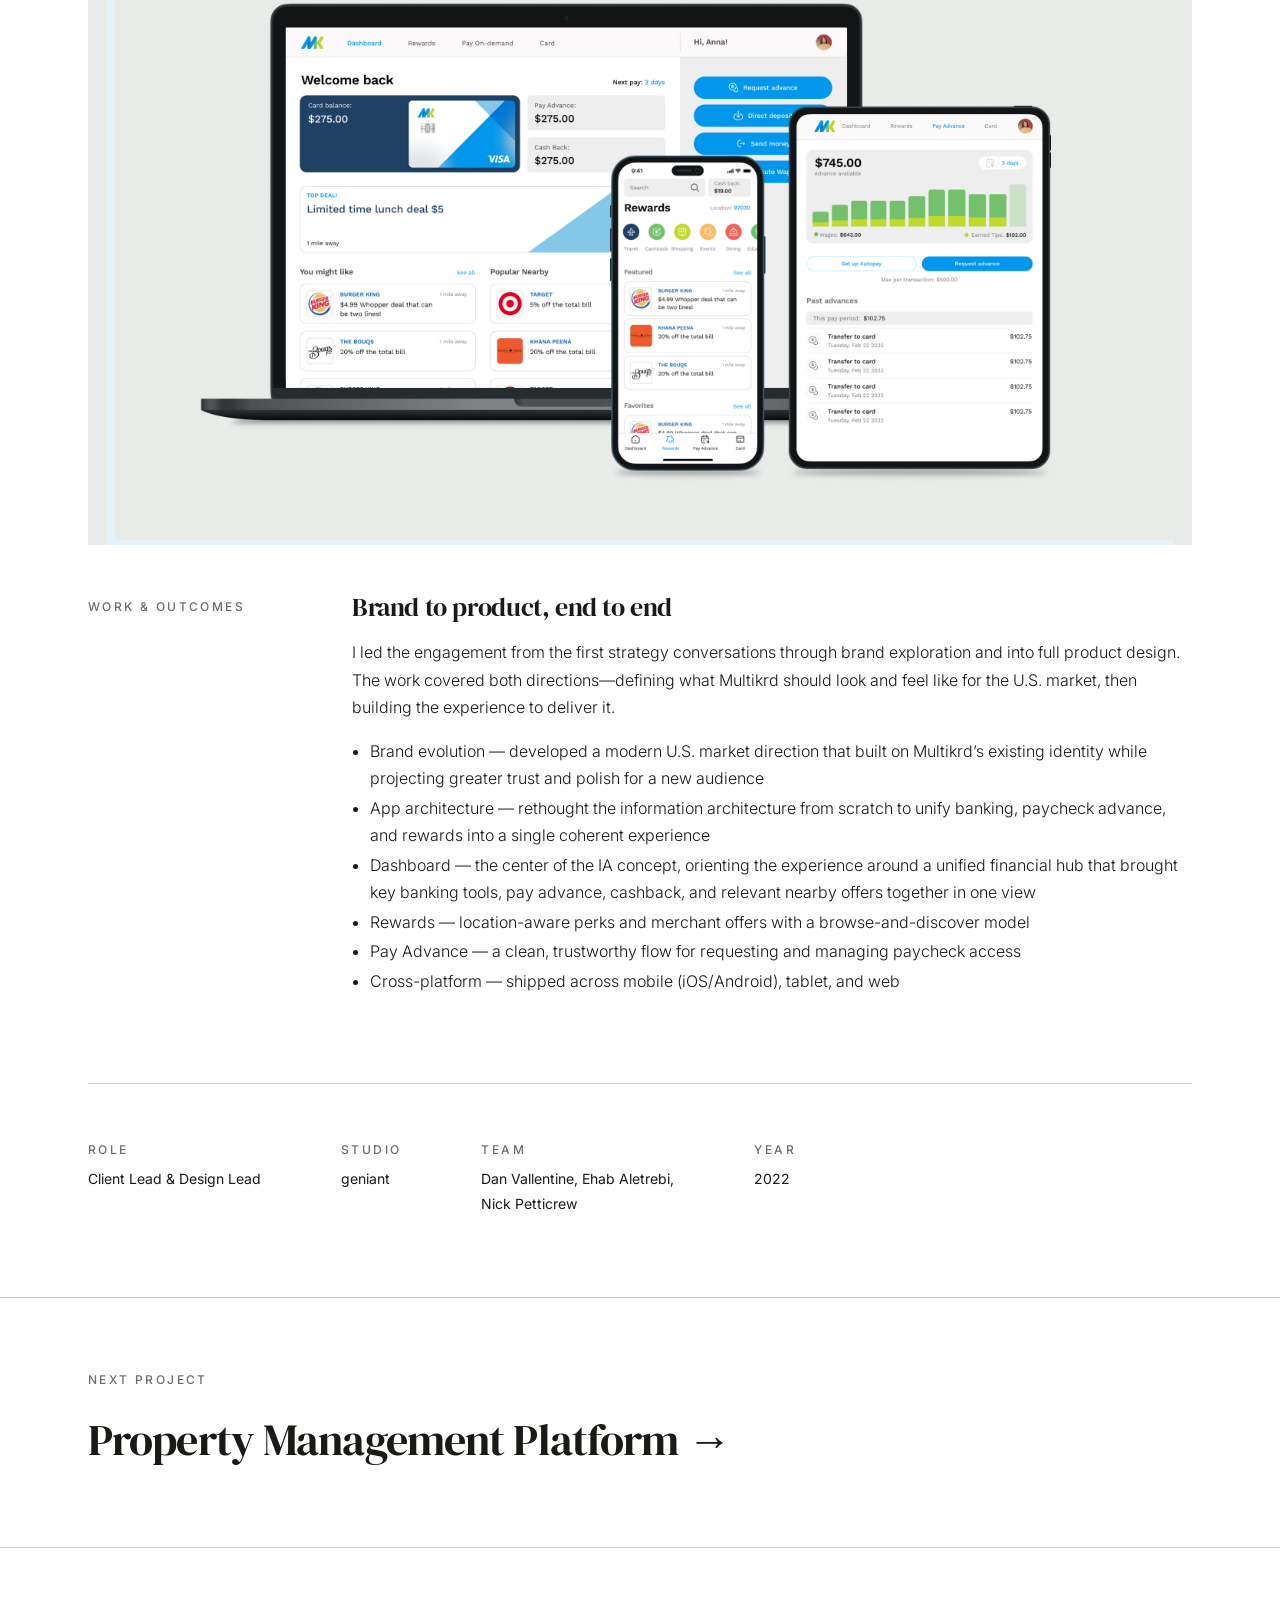
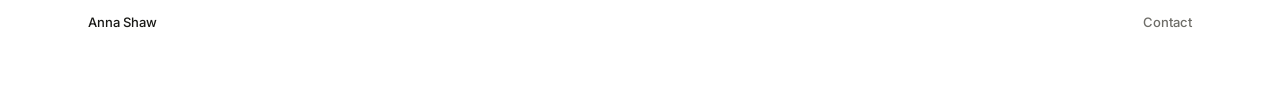
<file: work/multikrd.html>
<!DOCTYPE html>
<html lang="en">
<head>
  <meta charset="UTF-8">
  <meta name="viewport" content="width=device-width, initial-scale=1.0">
  <title>Multikrd — Anna Shaw</title>
  <link rel="preconnect" href="https://fonts.googleapis.com">
  <link rel="preconnect" href="https://fonts.gstatic.com" crossorigin>
  <link href="https://fonts.googleapis.com/css2?family=DM+Serif+Display&family=Inter:wght@300;400;500;600&display=swap" rel="stylesheet">
  <link rel="stylesheet" href="../style.css">
  <!-- Google tag (gtag.js) -->
  <script async src="https://www.googletagmanager.com/gtag/js?id=G-LRNVTW9C25"></script>
  <script>
    window.dataLayer = window.dataLayer || [];
    function gtag(){dataLayer.push(arguments);}
    gtag('js', new Date());
    gtag('config', 'G-LRNVTW9C25');
  </script>
</head>
<body>

  <header class="case-nav">
    <div class="container">
      <a href="../index.html#work" class="case-nav-back">&#8592; Work</a>
      <a href="../index.html" class="case-nav-logo">Anna Shaw</a>
    </div>
  </header>

  <section class="case-hero">
    <div class="container">
      <p class="case-category">Multikrd</p>
      <h1 class="case-title">Strategic redesign for a cross-border fintech platform</h1>
      <p class="case-description">A mobile-first redesign for a Latin American fintech entering the U.S. market&mdash;spanning brand exploration and full product transformation to integrate banking, paycheck access, and perks into one unified platform.</p>
    </div>
  </section>

  <img class="img-fill ratio-hero" src="../images/Hero_Multi.jpg" alt="Multikrd">

  <section class="case-content">
    <div class="container">

      <div class="case-block">
        <div class="case-block-label">Challenge</div>
        <div class="case-block-body">
          <h3>Built for a new market</h3>
          <p>Multikrd was a Latin American fintech making a deliberate push into the U.S. market&mdash;expanding their product with new features and repositioning for a new audience. The challenge was bringing the brand and experience forward: maintaining the bold, distinctive identity that resonated with their existing market while projecting the modernity and trust the U.S. audience would expect.</p>
        </div>
      </div>

      <div class="img-single">
        <img class="img-fill ratio-wide" src="../images/Feature_Multi.jpg" alt="Multikrd">
      </div>

      <div class="case-block">
        <div class="case-block-label">Work &amp; Outcomes</div>
        <div class="case-block-body">
          <h3>Brand to product, end to end</h3>
          <p>I led the engagement from the first strategy conversations through brand exploration and into full product design. The work covered both directions&mdash;defining what Multikrd should look and feel like for the U.S. market, then building the experience to deliver it.</p>
          <ul>
            <li>Brand evolution &mdash; developed a modern U.S. market direction that built on Multikrd&rsquo;s existing identity while projecting greater trust and polish for a new audience</li>
            <li>App architecture &mdash; rethought the information architecture from scratch to unify banking, paycheck advance, and rewards into a single coherent experience</li>
            <li>Dashboard &mdash; the center of the IA concept, orienting the experience around a unified financial hub that brought key banking tools, pay advance, cashback, and relevant nearby offers together in one view</li>
            <li>Rewards &mdash; location-aware perks and merchant offers with a browse-and-discover model</li>
            <li>Pay Advance &mdash; a clean, trustworthy flow for requesting and managing paycheck access</li>
            <li>Cross-platform &mdash; shipped across mobile (iOS/Android), tablet, and web</li>
          </ul>
        </div>
      </div>

      <div class="case-meta">
        <div class="meta-item">
          <label>Role</label>
          <span>Client Lead &amp; Design Lead</span>
        </div>
        <div class="meta-item">
          <label>Studio</label>
          <span>geniant</span>
        </div>
        <div class="meta-item">
          <label>Team</label>
          <span>Dan Vallentine, Ehab Aletrebi,<br>Nick Petticrew</span>
        </div>
        <div class="meta-item">
          <label>Year</label>
          <span>2022</span>
        </div>
      </div>

    </div>
  </section>

  <section class="case-next">
    <div class="container">
      <p class="case-next-label">Next project</p>
      <a href="asset-management.html" class="case-next-link">Property Management Platform &rarr;</a>
    </div>
  </section>

  <footer class="site-footer">
    <div class="container">
      <span class="footer-name">Anna Shaw</span><a href="mailto:annakshaw@gmail.com" class="footer-contact">Contact</a>
    </div>
  </footer>

</body>
</html>
</file>
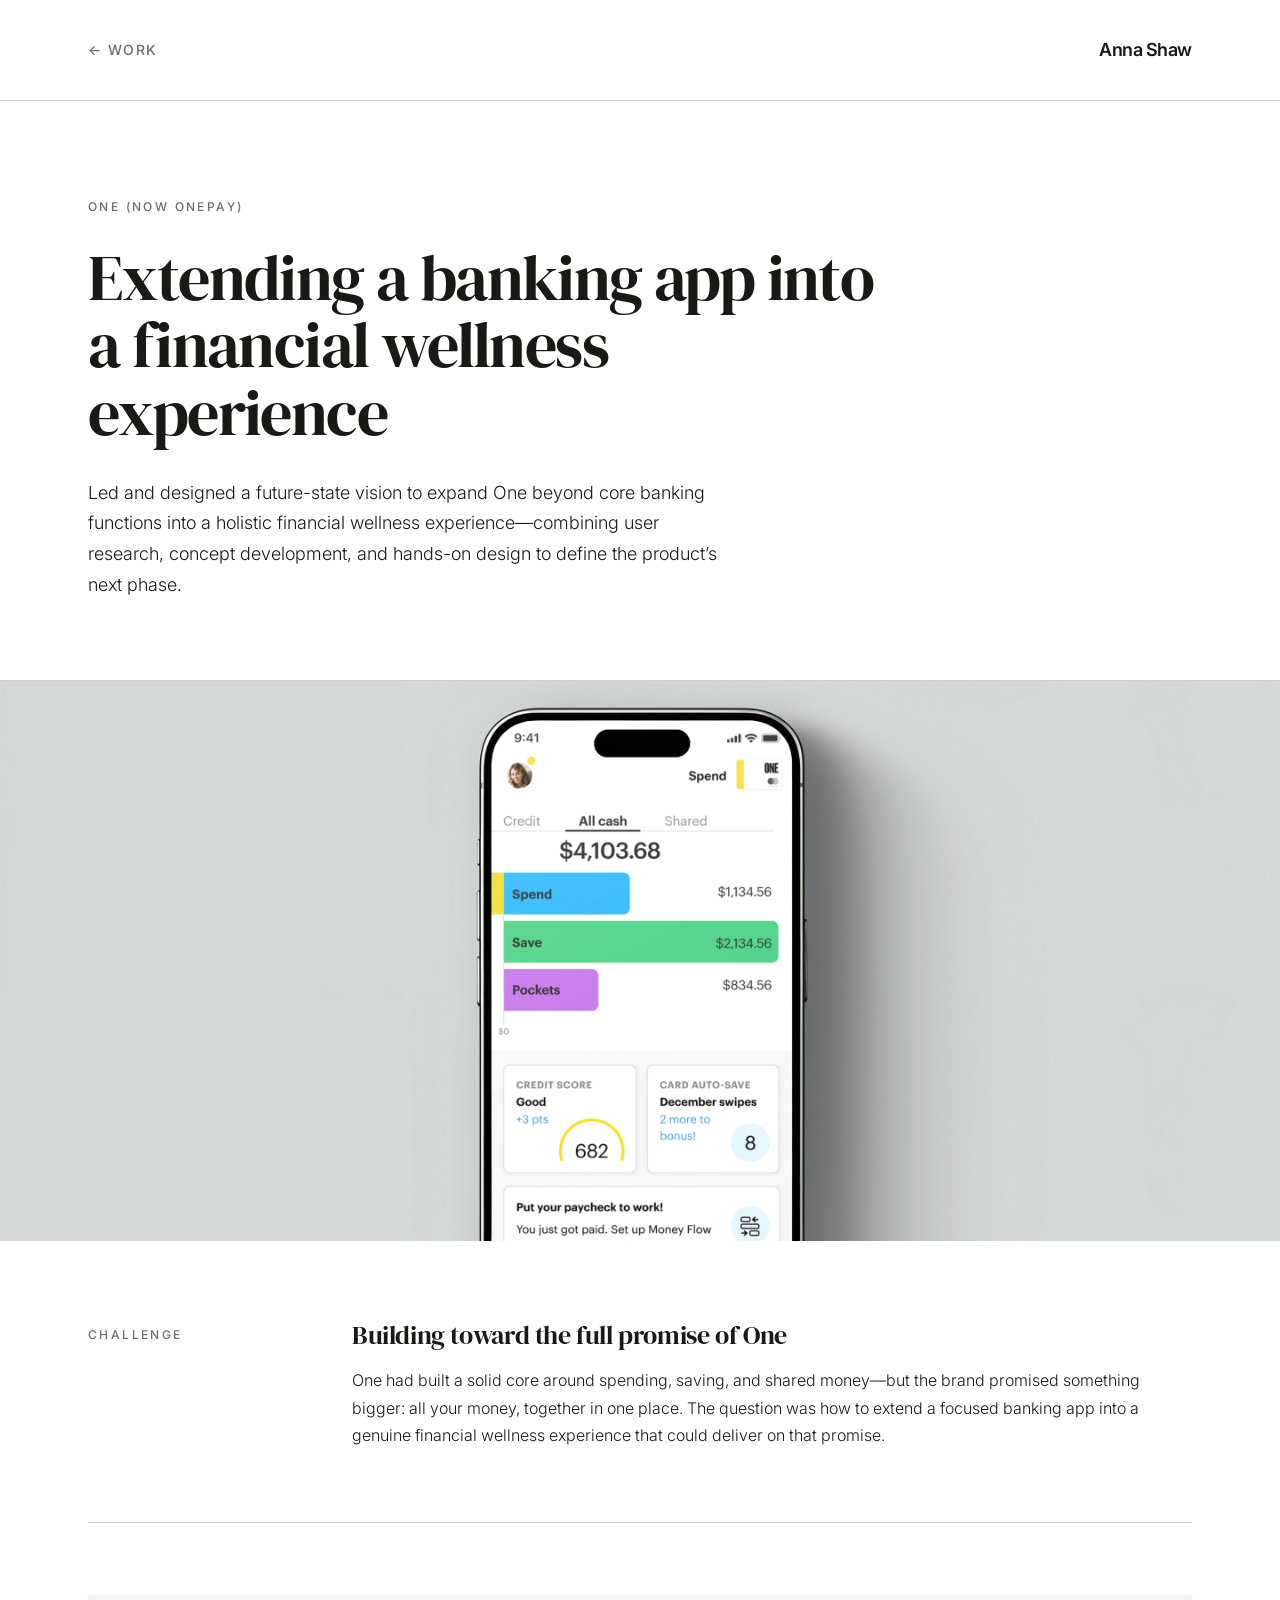
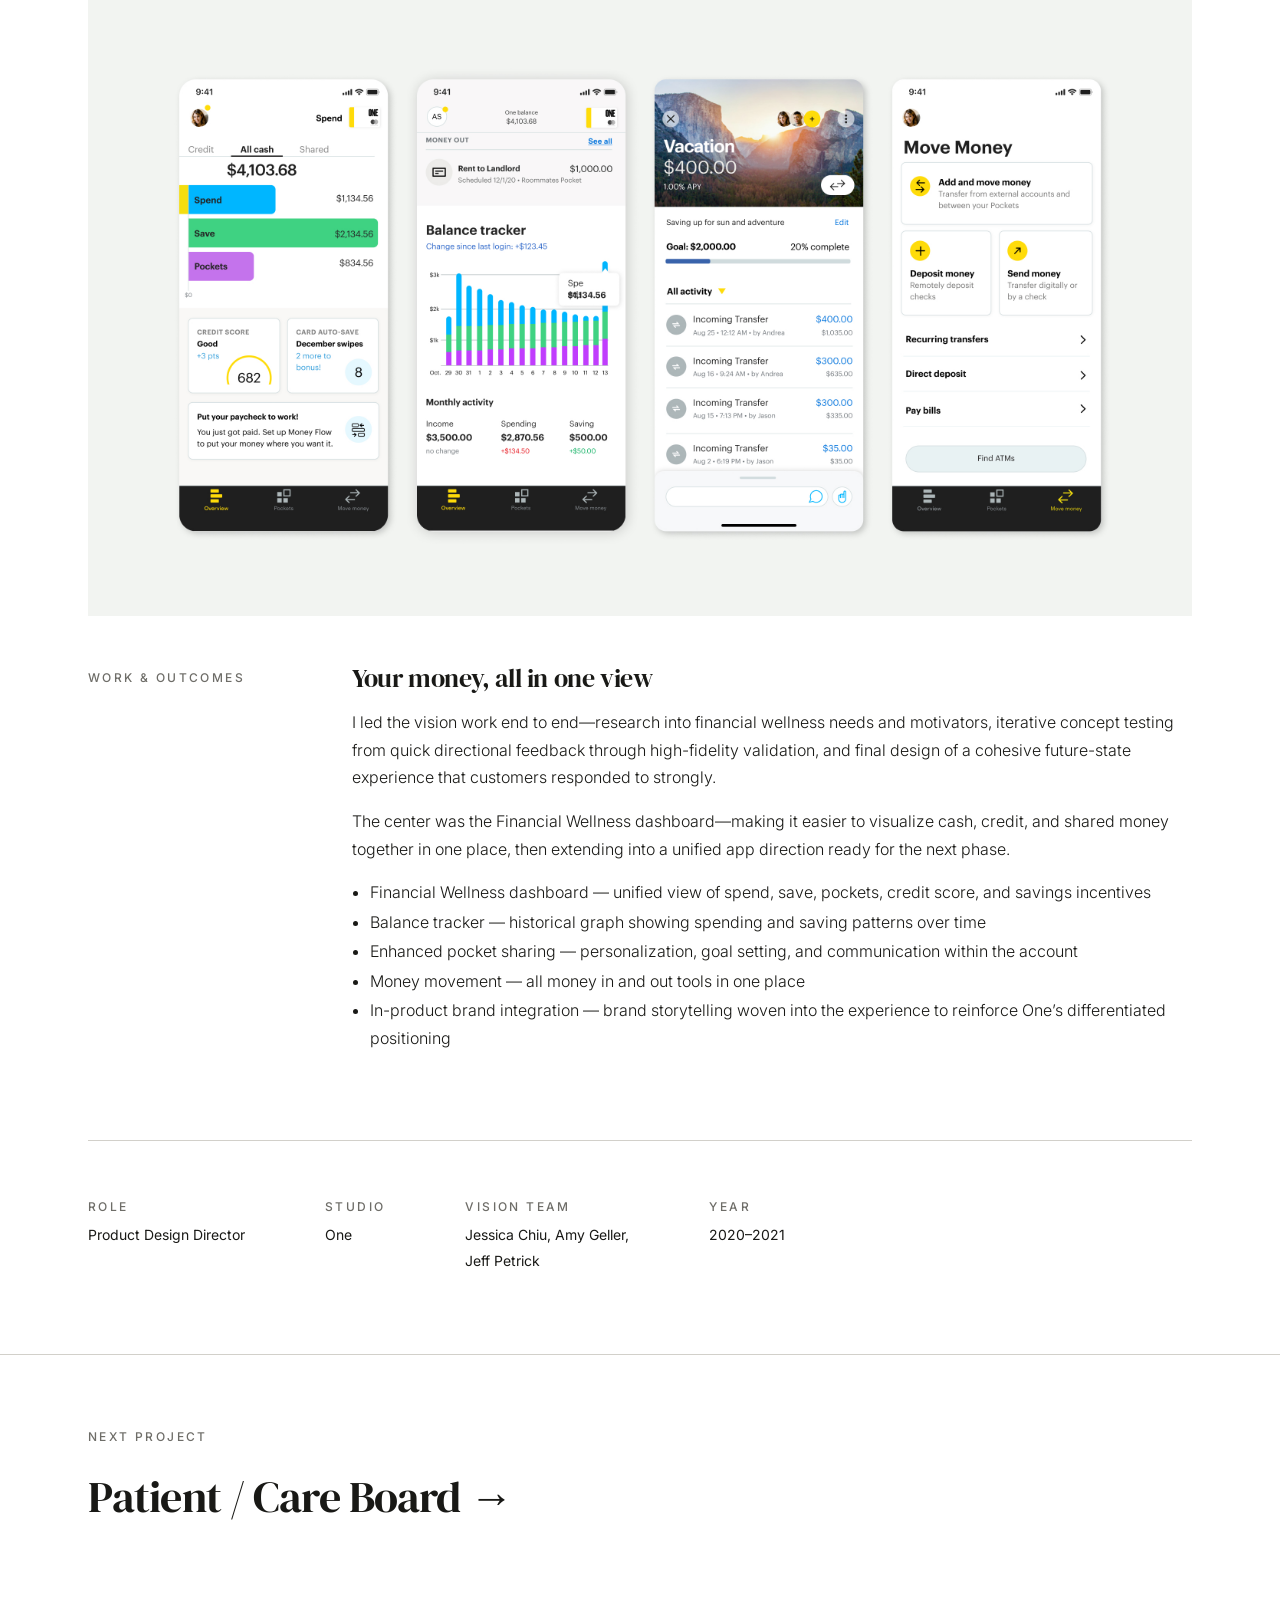
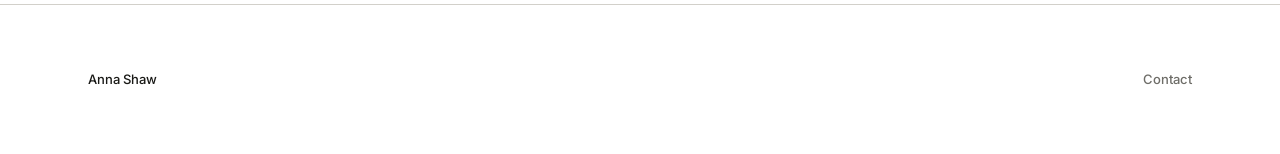
<file: work/one-onepay.html>
<!DOCTYPE html>
<html lang="en">
<head>
  <meta charset="UTF-8">
  <meta name="viewport" content="width=device-width, initial-scale=1.0">
  <title>One (now OnePay) — Anna Shaw</title>
  <link rel="preconnect" href="https://fonts.googleapis.com">
  <link rel="preconnect" href="https://fonts.gstatic.com" crossorigin>
  <link href="https://fonts.googleapis.com/css2?family=DM+Serif+Display&family=Inter:wght@300;400;500;600&display=swap" rel="stylesheet">
  <link rel="stylesheet" href="../style.css">
  <!-- Google tag (gtag.js) -->
  <script async src="https://www.googletagmanager.com/gtag/js?id=G-LRNVTW9C25"></script>
  <script>
    window.dataLayer = window.dataLayer || [];
    function gtag(){dataLayer.push(arguments);}
    gtag('js', new Date());
    gtag('config', 'G-LRNVTW9C25');
  </script>
</head>
<body>

  <header class="case-nav">
    <div class="container">
      <a href="../index.html#work" class="case-nav-back">&#8592; Work</a>
      <a href="../index.html" class="case-nav-logo">Anna Shaw</a>
    </div>
  </header>

  <section class="case-hero">
    <div class="container">
      <p class="case-category">One (now OnePay)</p>
      <h1 class="case-title">Extending a banking app into a financial wellness experience</h1>
      <p class="case-description">Led and designed a future-state vision to expand One beyond core banking functions into a holistic financial wellness experience&mdash;combining user research, concept development, and hands-on design to define the product&rsquo;s next phase.</p>
    </div>
  </section>

  <img class="img-fill ratio-hero" src="../images/Hero_One.jpg" alt="One (now OnePay)">

  <section class="case-content">
    <div class="container">

      <div class="case-block">
        <div class="case-block-label">Challenge</div>
        <div class="case-block-body">
          <h3>Building toward the full promise of One</h3>
          <p>One had built a solid core around spending, saving, and shared money&mdash;but the brand promised something bigger: all your money, together in one place. The question was how to extend a focused banking app into a genuine financial wellness experience that could deliver on that promise.</p>
        </div>
      </div>

      <div class="img-single">
        <img class="img-fill ratio-wide" src="../images/Feature_One.jpg" alt="One (now OnePay)">
      </div>

      <div class="case-block">
        <div class="case-block-label">Work &amp; Outcomes</div>
        <div class="case-block-body">
          <h3>Your money, all in one view</h3>
          <p>I led the vision work end to end&mdash;research into financial wellness needs and motivators, iterative concept testing from quick directional feedback through high-fidelity validation, and final design of a cohesive future-state experience that customers responded to strongly.</p>
          <p>The center was the Financial Wellness dashboard&mdash;making it easier to visualize cash, credit, and shared money together in one place, then extending into a unified app direction ready for the next phase.</p>
          <ul>
            <li>Financial Wellness dashboard &mdash; unified view of spend, save, pockets, credit score, and savings incentives</li>
            <li>Balance tracker &mdash; historical graph showing spending and saving patterns over time</li>
            <li>Enhanced pocket sharing &mdash; personalization, goal setting, and communication within the account</li>
            <li>Money movement &mdash; all money in and out tools in one place</li>
            <li>In-product brand integration &mdash; brand storytelling woven into the experience to reinforce One&rsquo;s differentiated positioning</li>
          </ul>
        </div>
      </div>

      <div class="case-meta">
        <div class="meta-item">
          <label>Role</label>
          <span>Product Design Director</span>
        </div>
        <div class="meta-item">
          <label>Studio</label>
          <span>One</span>
        </div>
        <div class="meta-item">
          <label>Vision Team</label>
          <span>Jessica Chiu, Amy Geller,<br>Jeff Petrick</span>
        </div>
        <div class="meta-item">
          <label>Year</label>
          <span>2020&ndash;2021</span>
        </div>
      </div>

    </div>
  </section>

  <section class="case-next">
    <div class="container">
      <p class="case-next-label">Next project</p>
      <a href="patient-care-board.html" class="case-next-link">Patient / Care Board &rarr;</a>
    </div>
  </section>

  <footer class="site-footer">
    <div class="container">
      <span class="footer-name">Anna Shaw</span><a href="mailto:annakshaw@gmail.com" class="footer-contact">Contact</a>
    </div>
  </footer>

</body>
</html>
</file>
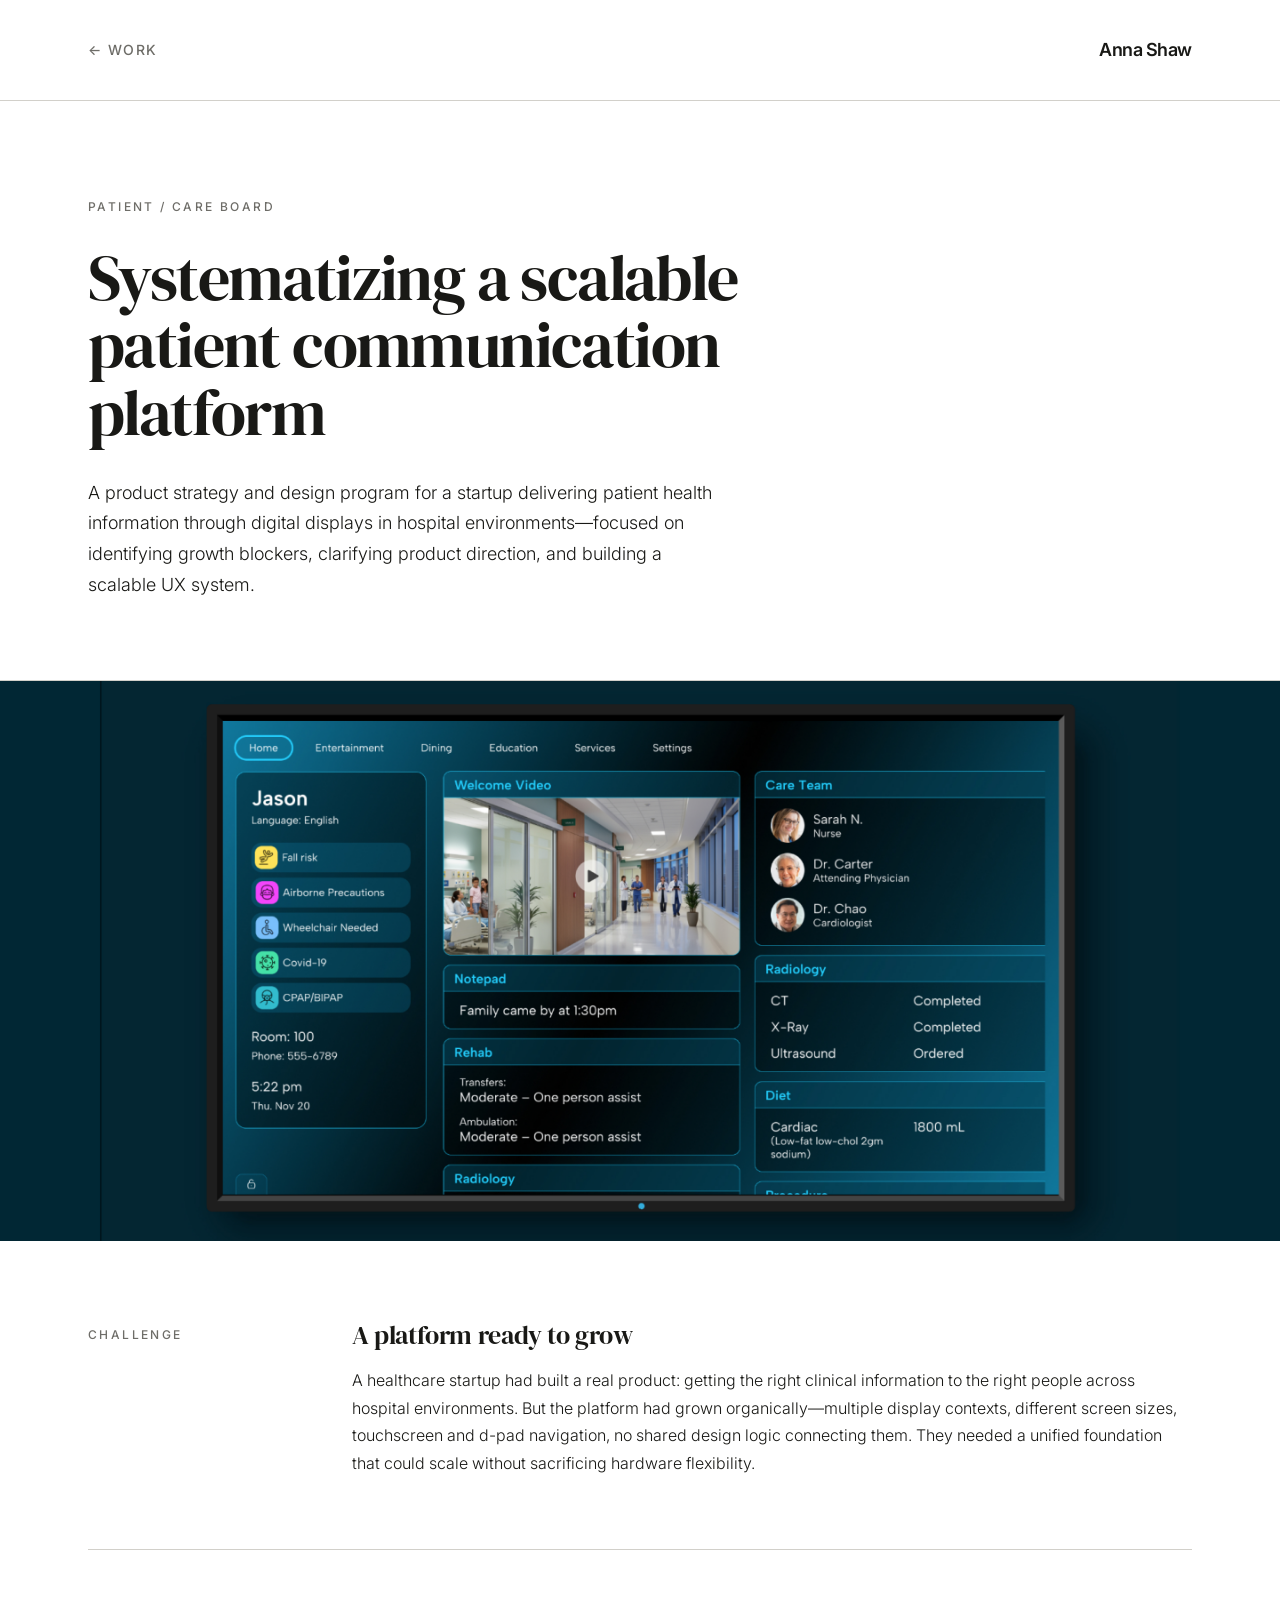
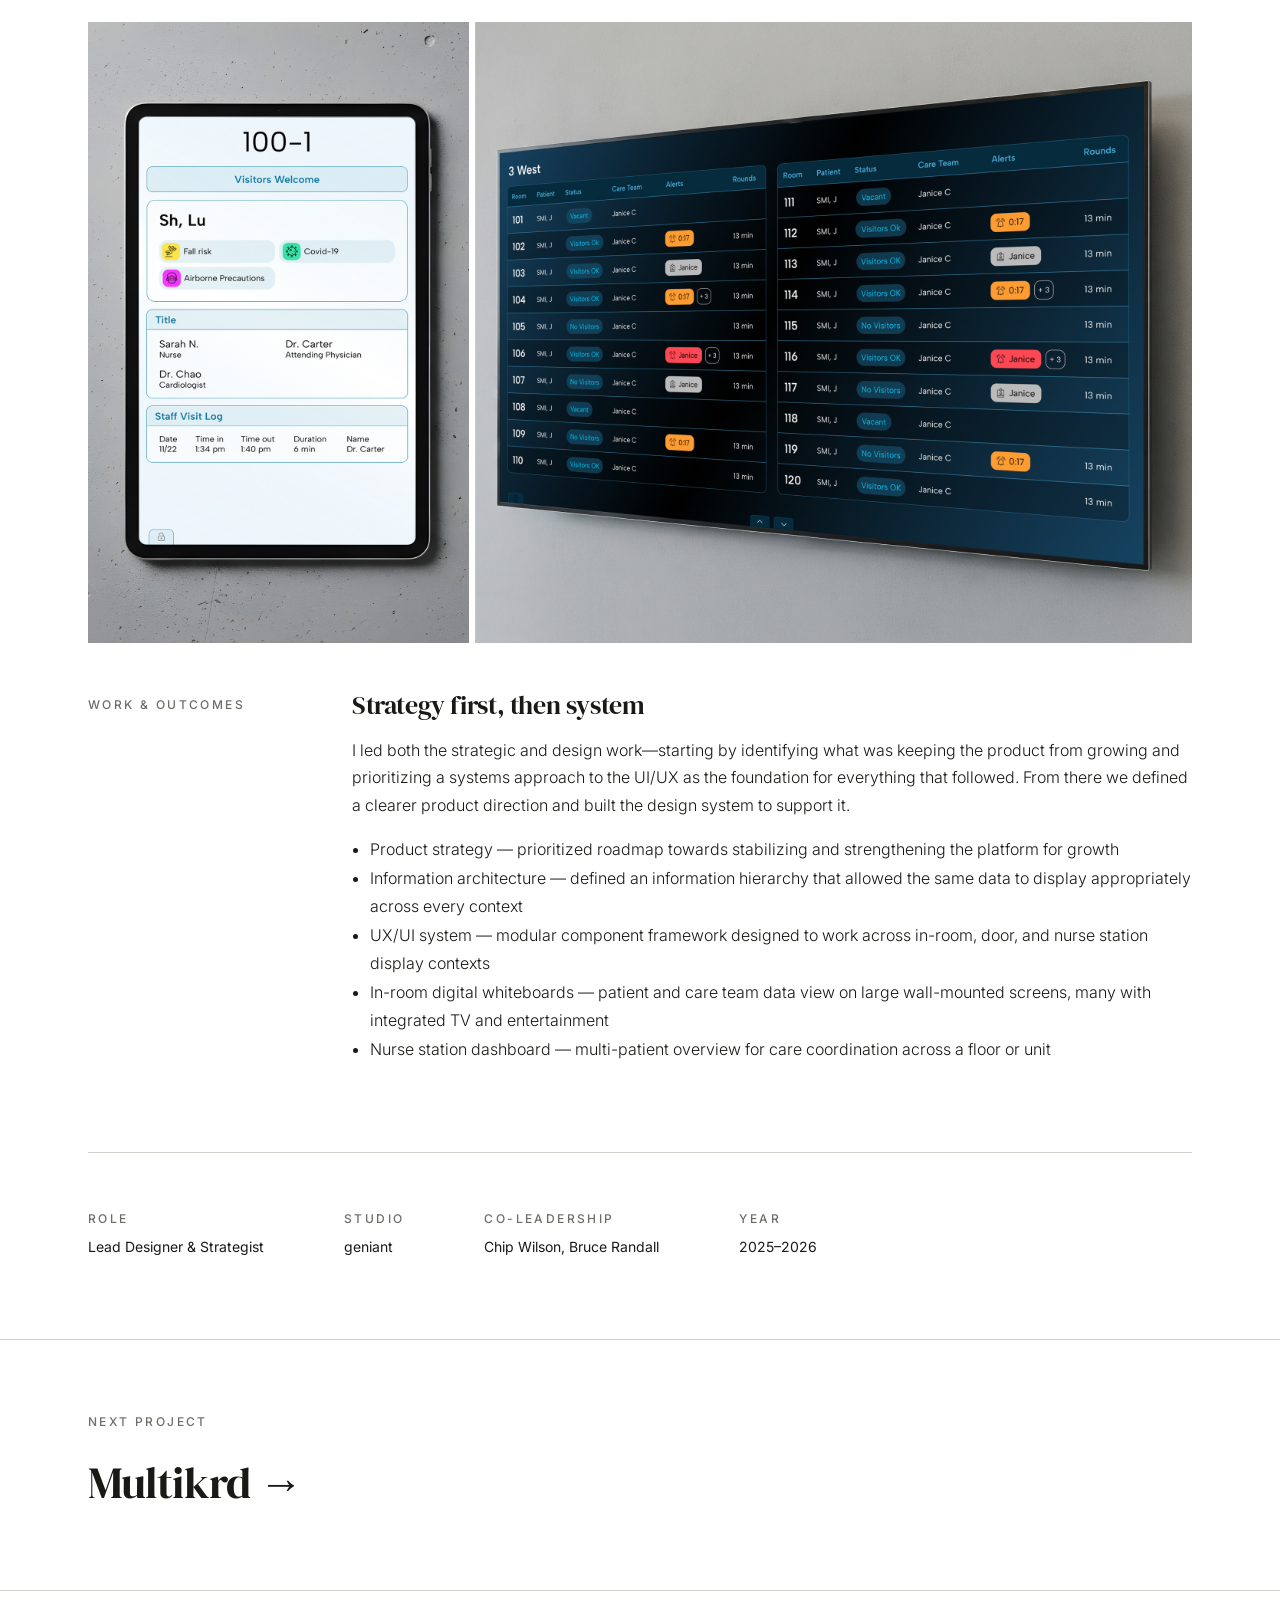
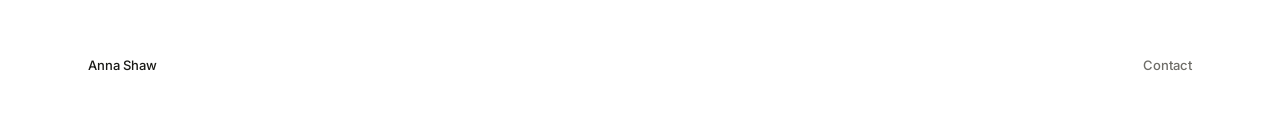
<file: work/patient-care-board.html>
<!DOCTYPE html>
<html lang="en">
<head>
  <meta charset="UTF-8">
  <meta name="viewport" content="width=device-width, initial-scale=1.0">
  <title>Patient / Care Board — Anna Shaw</title>
  <link rel="preconnect" href="https://fonts.googleapis.com">
  <link rel="preconnect" href="https://fonts.gstatic.com" crossorigin>
  <link href="https://fonts.googleapis.com/css2?family=DM+Serif+Display&family=Inter:wght@300;400;500;600&display=swap" rel="stylesheet">
  <link rel="stylesheet" href="../style.css">
  <!-- Google tag (gtag.js) -->
  <script async src="https://www.googletagmanager.com/gtag/js?id=G-LRNVTW9C25"></script>
  <script>
    window.dataLayer = window.dataLayer || [];
    function gtag(){dataLayer.push(arguments);}
    gtag('js', new Date());
    gtag('config', 'G-LRNVTW9C25');
  </script>
</head>
<body>

  <header class="case-nav">
    <div class="container">
      <a href="../index.html#work" class="case-nav-back">&#8592; Work</a>
      <a href="../index.html" class="case-nav-logo">Anna Shaw</a>
    </div>
  </header>

  <section class="case-hero">
    <div class="container">
      <p class="case-category">Patient / Care Board</p>
      <h1 class="case-title">Systematizing a scalable patient communication platform</h1>
      <p class="case-description">A product strategy and design program for a startup delivering patient health information through digital displays in hospital environments&mdash;focused on identifying growth blockers, clarifying product direction, and building a scalable UX system.</p>
    </div>
  </section>

  <img class="img-fill ratio-hero" src="../images/Hero_VIZ.jpg" alt="Patient / Care Board">

  <section class="case-content">
    <div class="container">

      <div class="case-block">
        <div class="case-block-label">Challenge</div>
        <div class="case-block-body">
          <h3>A platform ready to grow</h3>
          <p>A healthcare startup had built a real product: getting the right clinical information to the right people across hospital environments. But the platform had grown organically&mdash;multiple display contexts, different screen sizes, touchscreen and d-pad navigation, no shared design logic connecting them. They needed a unified foundation that could scale without sacrificing hardware flexibility.</p>
        </div>
      </div>

      <div class="img-single">
        <img class="img-fill ratio-wide" src="../images/Feature_VIZ.jpg" alt="Patient / Care Board">
      </div>

      <div class="case-block">
        <div class="case-block-label">Work &amp; Outcomes</div>
        <div class="case-block-body">
          <h3>Strategy first, then system</h3>
          <p>I led both the strategic and design work&mdash;starting by identifying what was keeping the product from growing and prioritizing a systems approach to the UI/UX as the foundation for everything that followed. From there we defined a clearer product direction and built the design system to support it.</p>
          <ul>
            <li>Product strategy &mdash; prioritized roadmap towards stabilizing and strengthening the platform for growth</li>
            <li>Information architecture &mdash; defined an information hierarchy that allowed the same data to display appropriately across every context</li>
            <li>UX/UI system &mdash; modular component framework designed to work across in-room, door, and nurse station display contexts</li>
            <li>In-room digital whiteboards &mdash; patient and care team data view on large wall-mounted screens, many with integrated TV and entertainment</li>
            <li>Nurse station dashboard &mdash; multi-patient overview for care coordination across a floor or unit</li>
          </ul>
        </div>
      </div>

      <div class="case-meta">
        <div class="meta-item">
          <label>Role</label>
          <span>Lead Designer &amp; Strategist</span>
        </div>
        <div class="meta-item">
          <label>Studio</label>
          <span>geniant</span>
        </div>
        <div class="meta-item">
          <label>Co-leadership</label>
          <span>Chip Wilson, Bruce Randall</span>
        </div>
        <div class="meta-item">
          <label>Year</label>
          <span>2025&ndash;2026</span>
        </div>
      </div>

    </div>
  </section>

  <section class="case-next">
    <div class="container">
      <p class="case-next-label">Next project</p>
      <a href="multikrd.html" class="case-next-link">Multikrd &rarr;</a>
    </div>
  </section>

  <footer class="site-footer">
    <div class="container">
      <span class="footer-name">Anna Shaw</span><a href="mailto:annakshaw@gmail.com" class="footer-contact">Contact</a>
    </div>
  </footer>

</body>
</html>
</file>
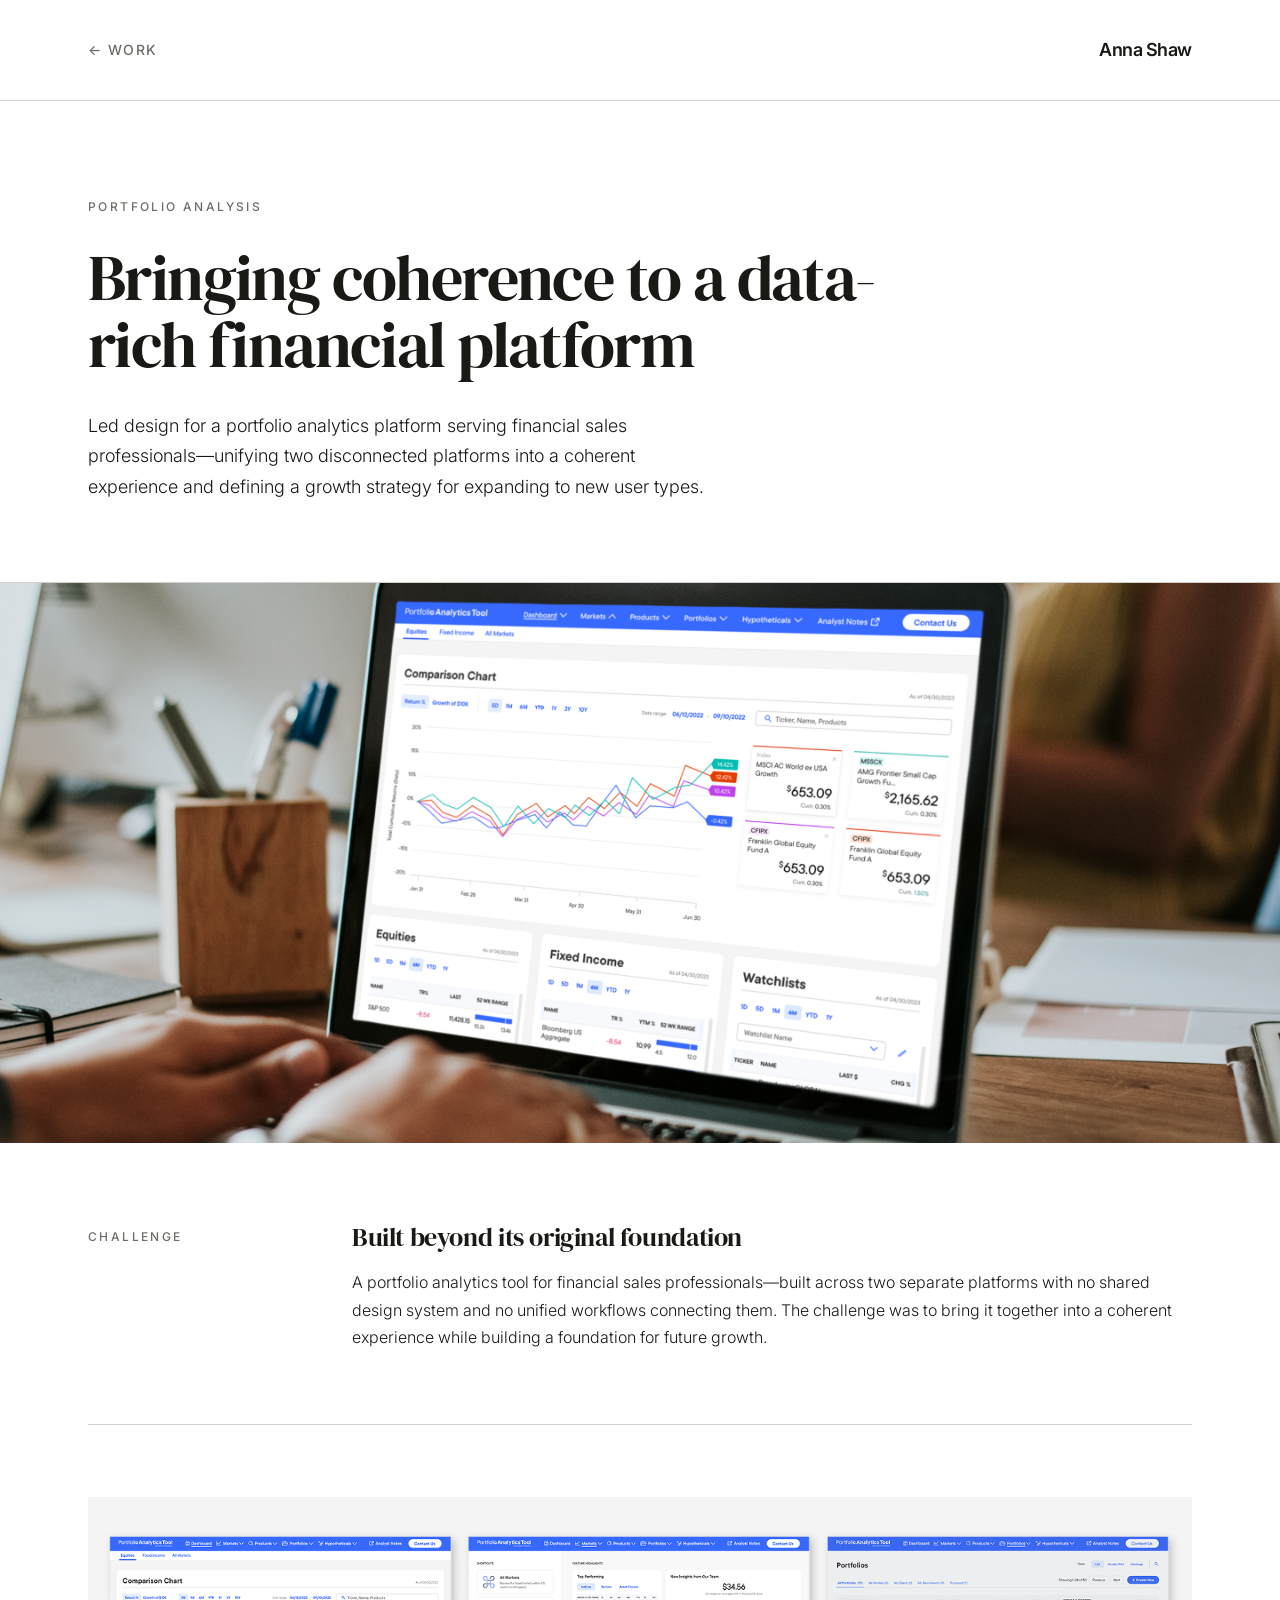
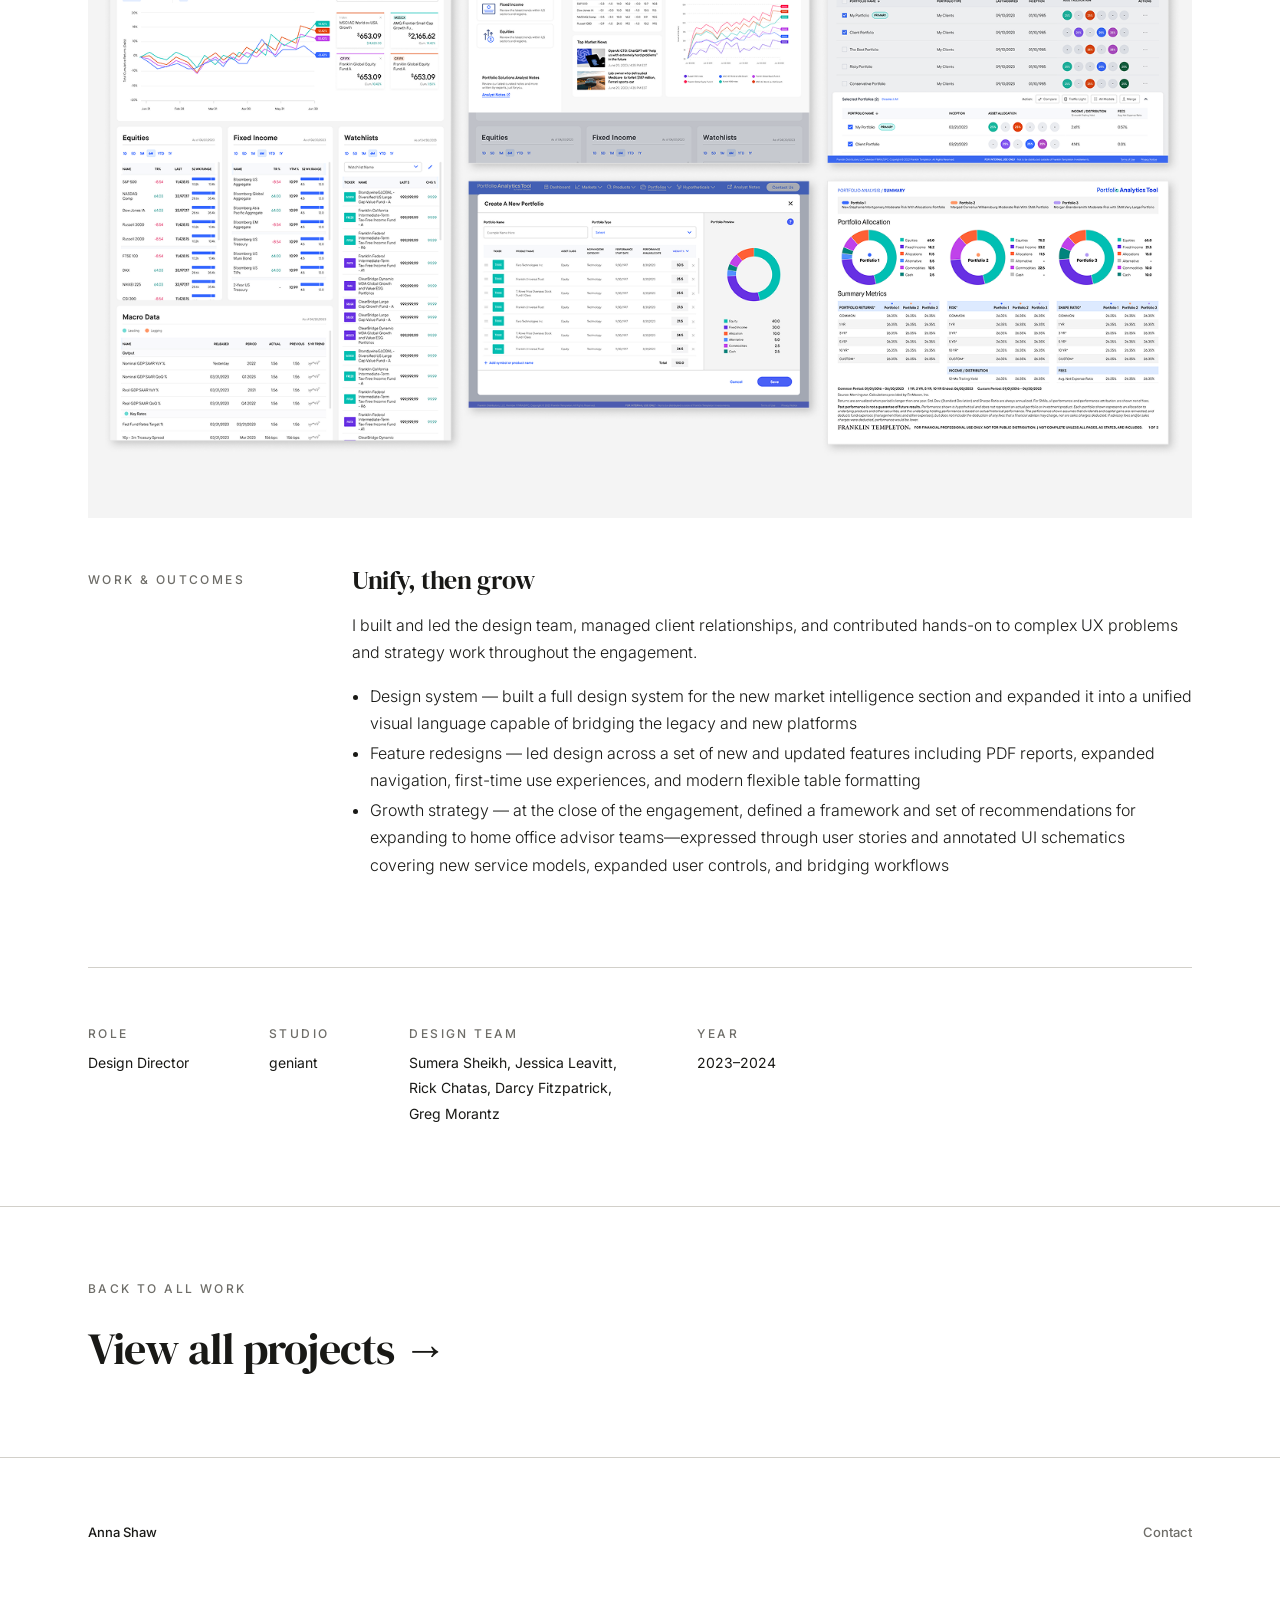
<file: work/portfolio-analysis.html>
<!DOCTYPE html>
<html lang="en">
<head>
  <meta charset="UTF-8">
  <meta name="viewport" content="width=device-width, initial-scale=1.0">
  <title>Portfolio Analysis — Anna Shaw</title>
  <link rel="preconnect" href="https://fonts.googleapis.com">
  <link rel="preconnect" href="https://fonts.gstatic.com" crossorigin>
  <link href="https://fonts.googleapis.com/css2?family=DM+Serif+Display&family=Inter:wght@300;400;500;600&display=swap" rel="stylesheet">
  <link rel="stylesheet" href="../style.css">
  <!-- Google tag (gtag.js) -->
  <script async src="https://www.googletagmanager.com/gtag/js?id=G-LRNVTW9C25"></script>
  <script>
    window.dataLayer = window.dataLayer || [];
    function gtag(){dataLayer.push(arguments);}
    gtag('js', new Date());
    gtag('config', 'G-LRNVTW9C25');
  </script>
</head>
<body>

  <header class="case-nav">
    <div class="container">
      <a href="../index.html#work" class="case-nav-back">&#8592; Work</a>
      <a href="../index.html" class="case-nav-logo">Anna Shaw</a>
    </div>
  </header>

  <section class="case-hero">
    <div class="container">
      <p class="case-category">Portfolio Analysis</p>
      <h1 class="case-title">Bringing coherence to a data-rich financial platform</h1>
      <p class="case-description">Led design for a portfolio analytics platform serving financial sales professionals&mdash;unifying two disconnected platforms into a coherent experience and defining a growth strategy for expanding to new user types.</p>
    </div>
  </section>

  <img class="img-fill ratio-hero" src="../images/Hero_PAT.jpg" alt="Portfolio Analysis">

  <section class="case-content">
    <div class="container">

      <div class="case-block">
        <div class="case-block-label">Challenge</div>
        <div class="case-block-body">
          <h3>Built beyond its original foundation</h3>
          <p>A portfolio analytics tool for financial sales professionals&mdash;built across two separate platforms with no shared design system and no unified workflows connecting them. The challenge was to bring it together into a coherent experience while building a foundation for future growth.</p>
        </div>
      </div>

      <div class="img-single">
        <img class="img-fill ratio-wide" src="../images/Feature_PAT.png" alt="Portfolio Analysis">
      </div>

      <div class="case-block">
        <div class="case-block-label">Work &amp; Outcomes</div>
        <div class="case-block-body">
          <h3>Unify, then grow</h3>
          <p>I built and led the design team, managed client relationships, and contributed hands-on to complex UX problems and strategy work throughout the engagement.</p>
          <ul>
            <li>Design system &mdash; built a full design system for the new market intelligence section and expanded it into a unified visual language capable of bridging the legacy and new platforms</li>
            <li>Feature redesigns &mdash; led design across a set of new and updated features including PDF reports, expanded navigation, first-time use experiences, and modern flexible table formatting</li>
            <li>Growth strategy &mdash; at the close of the engagement, defined a framework and set of recommendations for expanding to home office advisor teams&mdash;expressed through user stories and annotated UI schematics covering new service models, expanded user controls, and bridging workflows</li>
          </ul>
        </div>
      </div>

      <div class="case-meta">
        <div class="meta-item">
          <label>Role</label>
          <span>Design Director</span>
        </div>
        <div class="meta-item">
          <label>Studio</label>
          <span>geniant</span>
        </div>
        <div class="meta-item">
          <label>Design Team</label>
          <span>Sumera Sheikh, Jessica Leavitt,<br>Rick Chatas, Darcy Fitzpatrick,<br>Greg Morantz</span>
        </div>
        <div class="meta-item">
          <label>Year</label>
          <span>2023&ndash;2024</span>
        </div>
      </div>

    </div>
  </section>

  <section class="case-next">
    <div class="container">
      <p class="case-next-label">Back to all work</p>
      <a href="../index.html#work" class="case-next-link">View all projects &rarr;</a>
    </div>
  </section>

  <footer class="site-footer">
    <div class="container">
      <span class="footer-name">Anna Shaw</span><a href="mailto:annakshaw@gmail.com" class="footer-contact">Contact</a>
    </div>
  </footer>

</body>
</html>
</file>
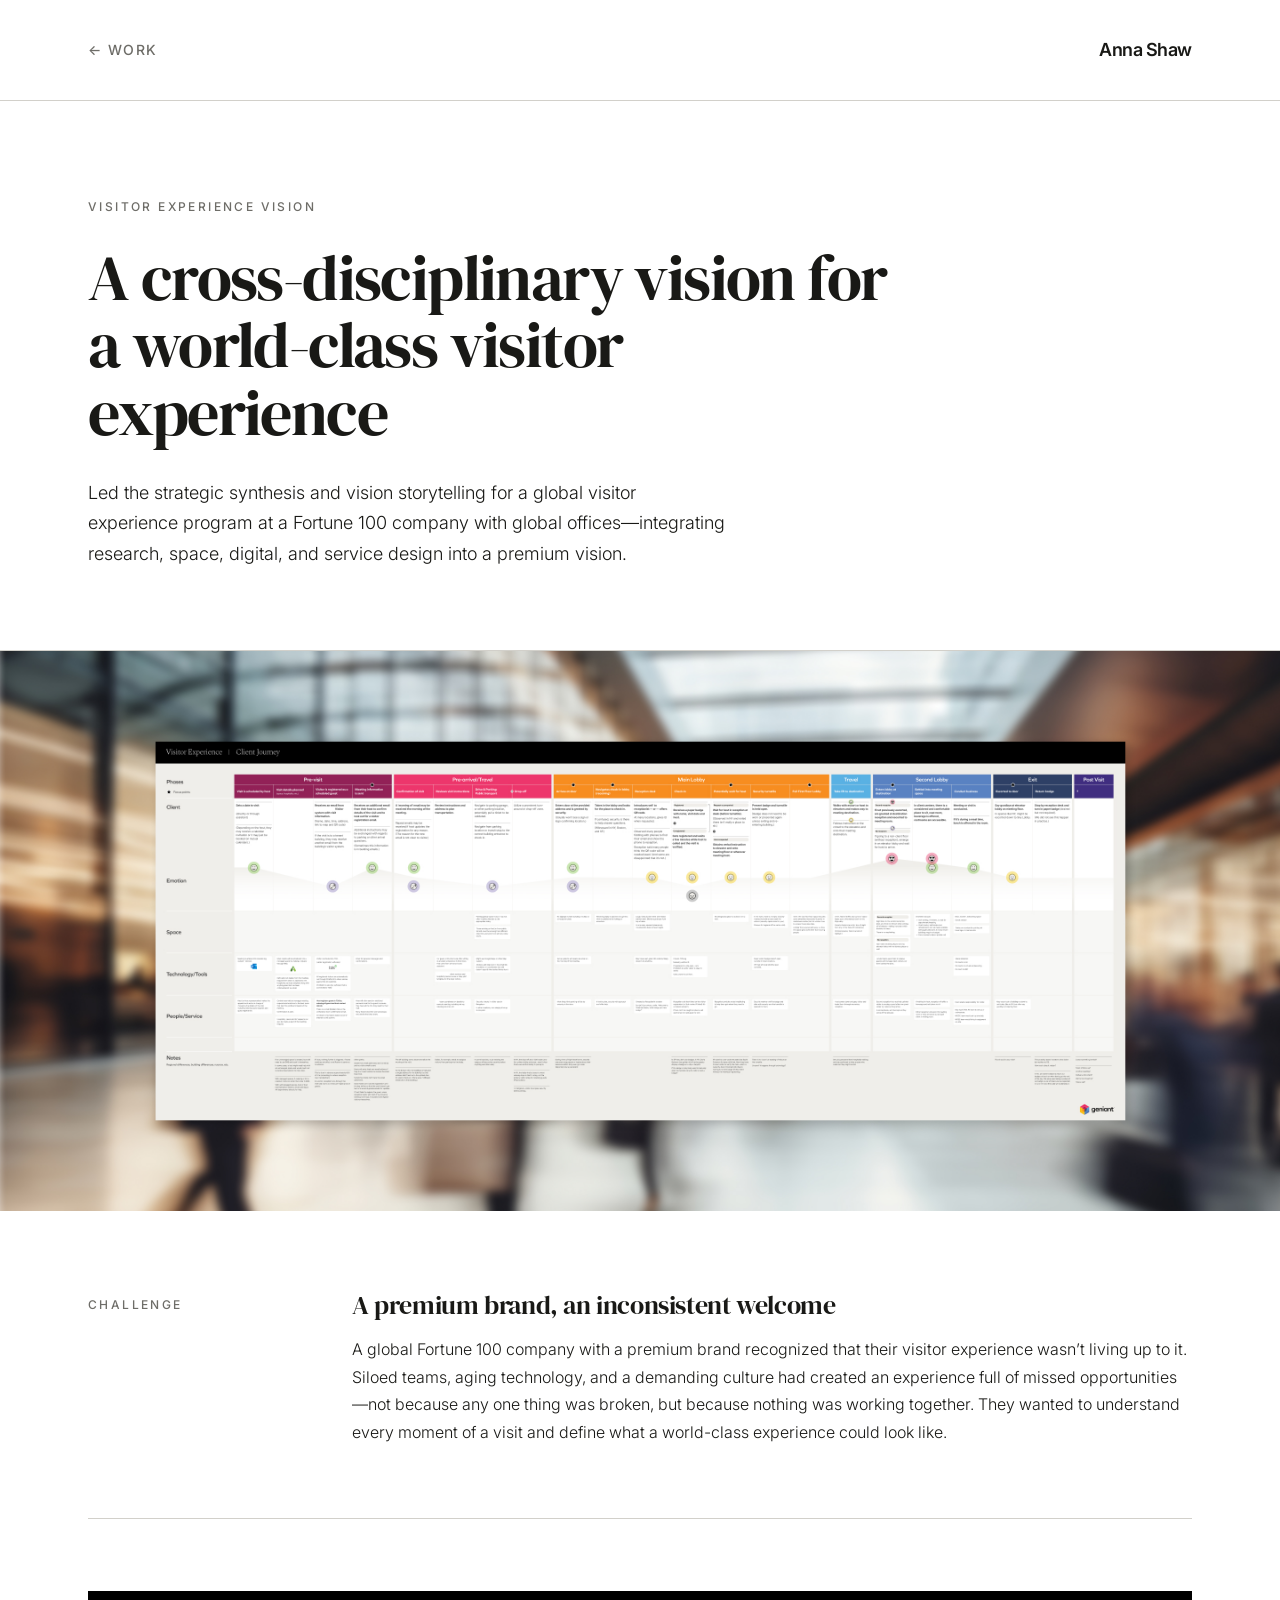
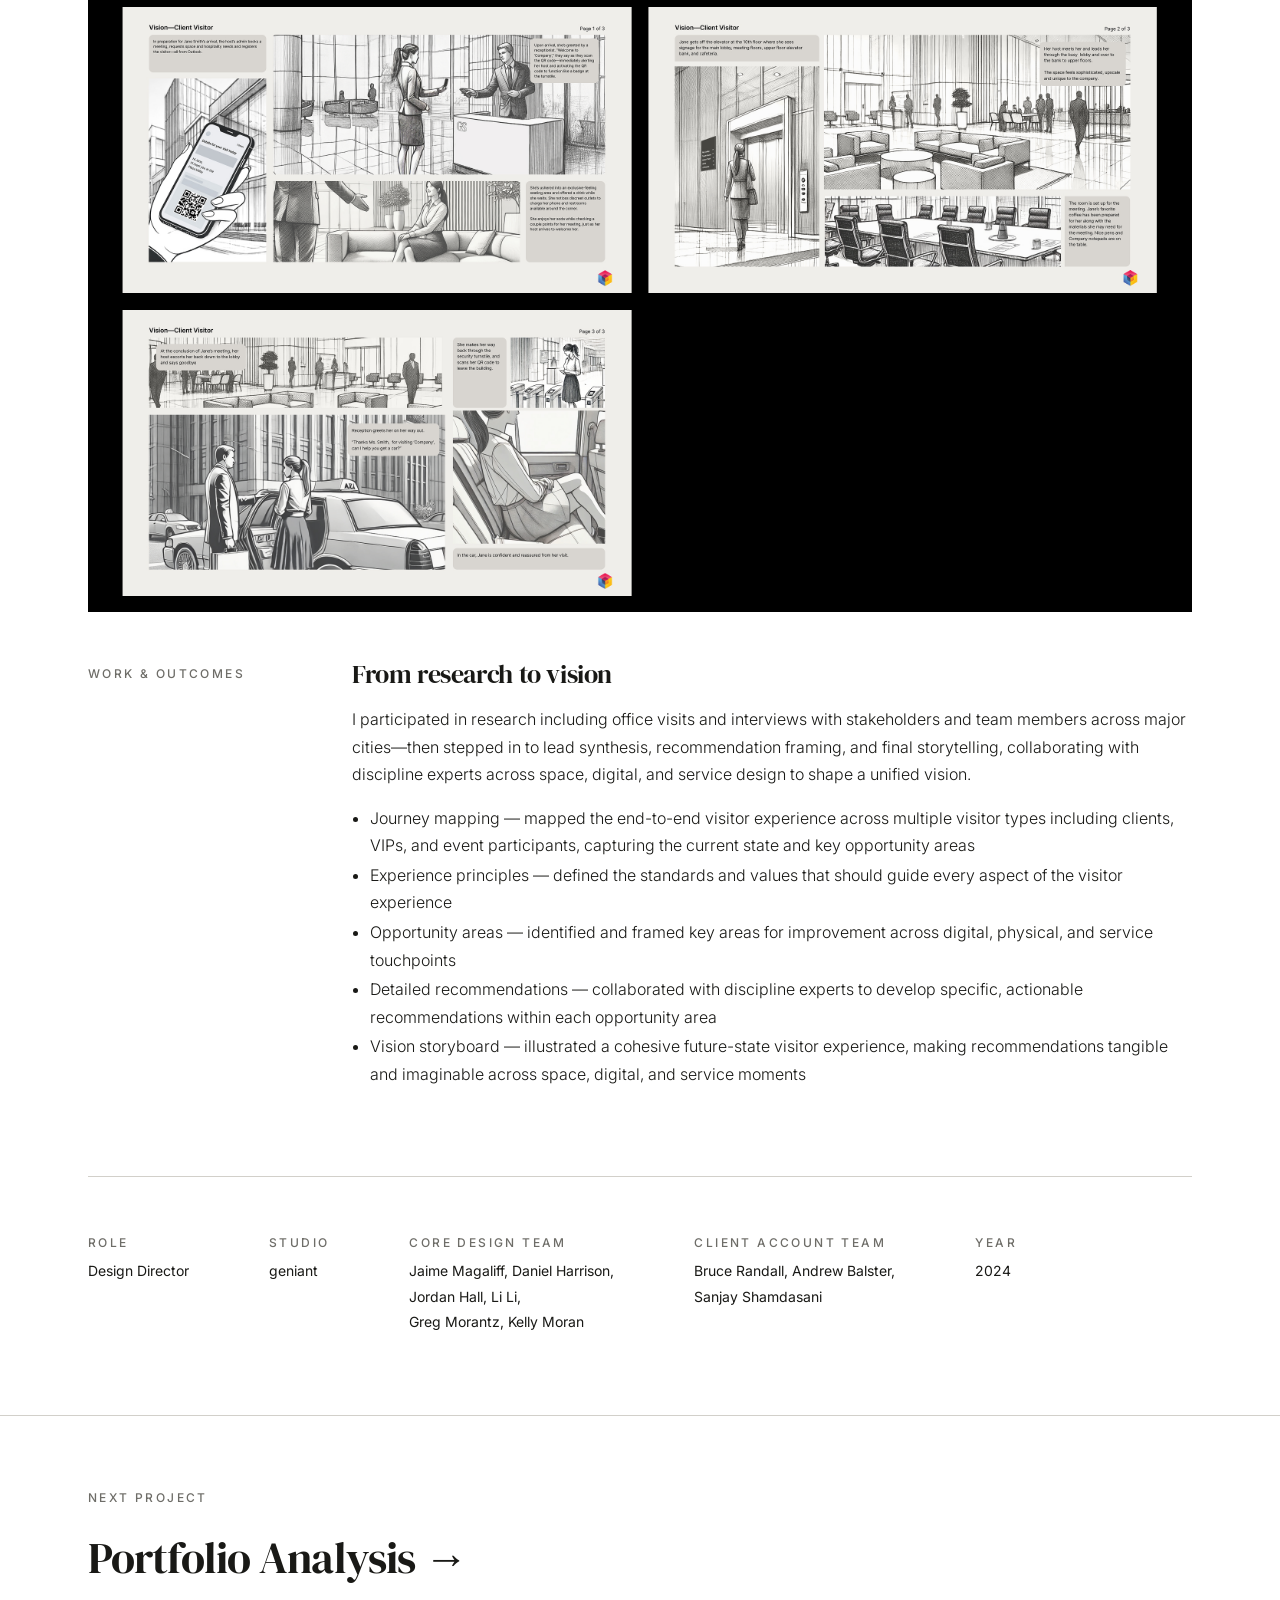
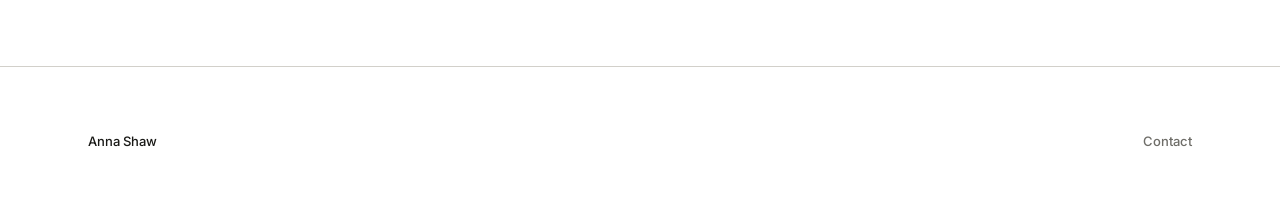
<file: work/wealth-management.html>
<!DOCTYPE html>
<html lang="en">
<head>
  <meta charset="UTF-8">
  <meta name="viewport" content="width=device-width, initial-scale=1.0">
  <title>Visitor Experience Vision — Anna Shaw</title>
  <link rel="preconnect" href="https://fonts.googleapis.com">
  <link rel="preconnect" href="https://fonts.gstatic.com" crossorigin>
  <link href="https://fonts.googleapis.com/css2?family=DM+Serif+Display&family=Inter:wght@300;400;500;600&display=swap" rel="stylesheet">
  <link rel="stylesheet" href="../style.css">
  <!-- Google tag (gtag.js) -->
  <script async src="https://www.googletagmanager.com/gtag/js?id=G-LRNVTW9C25"></script>
  <script>
    window.dataLayer = window.dataLayer || [];
    function gtag(){dataLayer.push(arguments);}
    gtag('js', new Date());
    gtag('config', 'G-LRNVTW9C25');
  </script>
</head>
<body>

  <header class="case-nav">
    <div class="container">
      <a href="../index.html#work" class="case-nav-back">&#8592; Work</a>
      <a href="../index.html" class="case-nav-logo">Anna Shaw</a>
    </div>
  </header>

  <section class="case-hero">
    <div class="container">
      <p class="case-category">Visitor Experience Vision</p>
      <h1 class="case-title">A cross-disciplinary vision for a world-class visitor experience</h1>
      <p class="case-description">Led the strategic synthesis and vision storytelling for a global visitor experience program at a Fortune 100 company with global offices&mdash;integrating research, space, digital, and service design into a premium vision.</p>
    </div>
  </section>

  <img class="img-fill ratio-hero" src="../images/Hero_JOR.jpg" alt="Visitor Experience Vision">

  <section class="case-content">
    <div class="container">

      <div class="case-block">
        <div class="case-block-label">Challenge</div>
        <div class="case-block-body">
          <h3>A premium brand, an inconsistent welcome</h3>
          <p>A global Fortune 100 company with a premium brand recognized that their visitor experience wasn&rsquo;t living up to it. Siloed teams, aging technology, and a demanding culture had created an experience full of missed opportunities&mdash;not because any one thing was broken, but because nothing was working together. They wanted to understand every moment of a visit and define what a world-class experience could look like.</p>
        </div>
      </div>

      <div class="img-single">
        <img class="img-fill ratio-wide" src="../images/Feature_JOR.jpg" alt="Visitor Experience Vision">
      </div>

      <div class="case-block">
        <div class="case-block-label">Work &amp; Outcomes</div>
        <div class="case-block-body">
          <h3>From research to vision</h3>
          <p>I participated in research including office visits and interviews with stakeholders and team members across major cities&mdash;then stepped in to lead synthesis, recommendation framing, and final storytelling, collaborating with discipline experts across space, digital, and service design to shape a unified vision.</p>
          <ul>
            <li>Journey mapping &mdash; mapped the end-to-end visitor experience across multiple visitor types including clients, VIPs, and event participants, capturing the current state and key opportunity areas</li>
            <li>Experience principles &mdash; defined the standards and values that should guide every aspect of the visitor experience</li>
            <li>Opportunity areas &mdash; identified and framed key areas for improvement across digital, physical, and service touchpoints</li>
            <li>Detailed recommendations &mdash; collaborated with discipline experts to develop specific, actionable recommendations within each opportunity area</li>
            <li>Vision storyboard &mdash; illustrated a cohesive future-state visitor experience, making recommendations tangible and imaginable across space, digital, and service moments</li>
          </ul>
        </div>
      </div>

      <div class="case-meta">
        <div class="meta-item">
          <label>Role</label>
          <span>Design Director</span>
        </div>
        <div class="meta-item">
          <label>Studio</label>
          <span>geniant</span>
        </div>
        <div class="meta-item">
          <label>Core Design Team</label>
          <span>Jaime Magaliff, Daniel Harrison,<br>Jordan Hall, Li Li,<br>Greg Morantz, Kelly Moran</span>
        </div>
        <div class="meta-item">
          <label>Client Account Team</label>
          <span>Bruce Randall, Andrew Balster,<br>Sanjay Shamdasani</span>
        </div>
        <div class="meta-item">
          <label>Year</label>
          <span>2024</span>
        </div>
      </div>

    </div>
  </section>

  <section class="case-next">
    <div class="container">
      <p class="case-next-label">Next project</p>
      <a href="portfolio-analysis.html" class="case-next-link">Portfolio Analysis &rarr;</a>
    </div>
  </section>

  <footer class="site-footer">
    <div class="container">
      <span class="footer-name">Anna Shaw</span><a href="mailto:annakshaw@gmail.com" class="footer-contact">Contact</a>
    </div>
  </footer>

</body>
</html>
</file>
<file: style.css>
@import url('https://fonts.googleapis.com/css2?family=DM+Serif+Display&family=Inter:wght@300;400;500;600&display=swap');

/* Reset */
*, *::before, *::after {
  box-sizing: border-box;
  margin: 0;
  padding: 0;
}

/* Tokens */
:root {
  --bg:          #ffffff;
  --text:        #191916;
  --muted:       #6e6d68;
  --border:      #d2d0ca;
  --surface:     #edebe6;
  --dark-bg:     #232220;
  --dark-text:   #f4f3ef;
  --font:        'Inter', system-ui, -apple-system, sans-serif;
  --font-serif:  'DM Serif Display', Georgia, serif;
  --max:         1200px;
  --pad:         clamp(20px, 4vw, 48px);
}

html {
  font-size: 16px;
  -webkit-font-smoothing: antialiased;
  text-rendering: optimizeLegibility;
}

body {
  background: var(--bg);
  color: var(--text);
  font-family: var(--font);
  font-weight: 400;
  line-height: 1.6;
}

a {
  color: inherit;
  text-decoration: none;
}

img {
  display: block;
  max-width: 100%;
}

/* Layout */
.container {
  max-width: var(--max);
  margin: 0 auto;
  padding: 0 var(--pad);
}

/* ─── NAV ─── */
.site-nav {
  position: sticky;
  top: 0;
  z-index: 100;
  background: var(--bg);
}

.site-nav .container {
  display: flex;
  justify-content: space-between;
  align-items: center;
  height: 100px;
}

.nav-logo {
  font-size: 18px;
  font-weight: 600;
  letter-spacing: -0.025em;
}

.nav-links {
  display: flex;
  gap: 32px;
}

.nav-links a {
  font-size: 14px;
  font-weight: 500;
  text-transform: uppercase;
  letter-spacing: 0.1em;
  color: var(--muted);
  transition: color 0.15s;
}

.nav-links a:hover {
  color: var(--text);
}

/* ─── HERO ─── */
.hero {
  padding: 96px 0 104px;
  border-bottom: 1px solid var(--border);
}

.hero-rule {
  height: 1px;
  background: var(--border);
  margin-bottom: 48px;
}

.hero h1 {
  font-family: var(--font-serif);
  font-size: clamp(48px, 6.5vw, 92px);
  font-weight: 400;
  line-height: 1.05;
  letter-spacing: -0.025em;
  max-width: 920px;
}

/* ─── ABOUT ─── */
.about {
  padding: 80px 0;
  border-bottom: 1px solid var(--border);
}

.section-divider {
  height: 1px;
  background: var(--border);
}

.about-grid {
  display: flex;
  gap: 32px;
  align-items: flex-start;
}

.about-lead {
  font-size: 22px;
  font-weight: 300;
  line-height: 1.625;
  letter-spacing: -0.01em;
  width: 360px;
  flex-shrink: 0;
}

.pillar {
  flex: 1 0 0;
  min-width: 0;
}

.pillar h3 {
  font-size: 12px;
  font-weight: 500;
  text-transform: uppercase;
  letter-spacing: 0.2em;
  color: var(--muted);
  margin-bottom: 16px;
}

.pillar ul {
  list-style: none;
  padding-left: 0;
}

.pillar li {
  font-size: 16px;
  font-weight: 300;
  line-height: 1.625;
}

/* ─── WORK INDEX ─── */
.work-section {
  padding: 96px 0;
  background: #f2f4f2;
}

.section-label {
  font-size: 12px;
  font-weight: 500;
  text-transform: uppercase;
  letter-spacing: 0.2em;
  color: var(--muted);
  margin-bottom: 48px;
}

.work-grid {
  display: grid;
  grid-template-columns: repeat(3, 1fr);
  column-gap: 32px;
  row-gap: 64px;
}

.work-card {
  display: block;
  background: var(--bg);
  transition: background 0.15s;
}

.work-card:hover {
  background: #e8ebe8;
}

.work-card:hover .card-arrow {
  opacity: 1;
  transform: translateX(0);
}

.card-image {
  width: 100%;
  aspect-ratio: 3 / 2;
  object-fit: cover;
}

.card-body {
  padding: 28px 28px 32px;
}

.card-meta {
  display: flex;
  justify-content: space-between;
  align-items: baseline;
  margin-bottom: 14px;
}

.card-label {
  font-size: 10px;
  font-weight: 700;
  text-transform: uppercase;
  letter-spacing: 0.1em;
  color: var(--muted);
}


.card-title {
  font-family: var(--font-serif);
  font-size: 24px;
  font-weight: 400;
  line-height: 1.25;
  letter-spacing: 0;
  margin-bottom: 10px;
}

.card-type {
  font-size: 13px;
  font-weight: 300;
  color: var(--muted);
}

.card-arrow {
  display: inline-block;
  margin-top: 16px;
  font-size: 18px;
  opacity: 0;
  transform: translateX(-4px);
  transition: opacity 0.15s, transform 0.15s;
}

/* ─── FOOTER ─── */
.site-footer {
  border-top: 1px solid var(--border);
  padding: 64px 0;
}

.site-footer .container {
  display: flex;
  justify-content: space-between;
  align-items: center;
}

.footer-name {
  font-size: 13px;
  font-weight: 500;
}

.footer-contact {
  font-size: 13px;
  font-weight: 500;
  color: var(--muted);
  transition: color 0.15s;
}

.footer-contact:hover {
  color: var(--text);
}

.footer-links {
  display: flex;
  gap: 24px;
}

.footer-links a {
  font-size: 13px;
  color: var(--muted);
  transition: color 0.15s;
}

.footer-links a:hover {
  color: var(--text);
}

/* ─── CASE STUDY NAV ─── */
.case-nav {
  position: sticky;
  top: 0;
  z-index: 100;
  background: var(--bg);
  border-bottom: 1px solid var(--border);
}

.case-nav .container {
  display: flex;
  justify-content: space-between;
  align-items: center;
  height: 100px;
}

.case-nav-back {
  font-size: 14px;
  font-weight: 500;
  text-transform: uppercase;
  letter-spacing: 0.1em;
  color: var(--muted);
  display: flex;
  align-items: center;
  gap: 6px;
  transition: color 0.15s;
}

.case-nav-back:hover {
  color: var(--text);
}

.case-nav-logo {
  font-size: 18px;
  font-weight: 600;
  letter-spacing: -0.025em;
}

/* ─── CASE HERO ─── */
.case-hero {
  padding: 96px 0 80px;
  border-bottom: 1px solid var(--border);
}

.case-category {
  font-size: 12px;
  font-weight: 500;
  text-transform: uppercase;
  letter-spacing: 0.2em;
  color: var(--muted);
  margin-bottom: 28px;
}

.case-title {
  font-family: var(--font-serif);
  font-size: clamp(36px, 5vw, 64px);
  font-weight: 400;
  line-height: 1.05;
  letter-spacing: -0.025em;
  max-width: 800px;
  margin-bottom: 32px;
}

.case-description {
  font-size: 18px;
  font-weight: 300;
  line-height: 1.7;
  max-width: 640px;
}

.case-meta {
  display: flex;
  gap: 80px;
  flex-wrap: wrap;
  margin-top: 72px;
  border-top: 1px solid var(--border);
  padding-top: 56px;
}

.meta-item label {
  display: block;
  font-size: 12px;
  font-weight: 500;
  text-transform: uppercase;
  letter-spacing: 0.2em;
  color: var(--muted);
  margin-bottom: 6px;
}

.meta-item span {
  font-size: 14px;
}

/* ─── CASE CONTENT ─── */
.case-image-full {
  width: 100%;
  aspect-ratio: 16 / 8;
}

.case-content {
  padding: 80px 0;
}

.case-block {
  display: grid;
  grid-template-columns: 200px 1fr;
  gap: 64px;
  margin-bottom: 72px;
  padding-bottom: 72px;
  border-bottom: 1px solid var(--border);
}

.case-block:last-child,
.case-block:has(+ .case-meta) {
  border-bottom: none;
  margin-bottom: 0;
  padding-bottom: 0;
}

.case-block-label {
  font-size: 12px;
  font-weight: 500;
  text-transform: uppercase;
  letter-spacing: 0.2em;
  color: var(--muted);
  padding-top: 4px;
}

.case-block-body h3 {
  font-family: var(--font-serif);
  font-size: 26px;
  font-weight: 400;
  letter-spacing: -0.015em;
  line-height: 1.15;
  margin-bottom: 16px;
}

.case-block-body p {
  font-size: 16px;
  font-weight: 300;
  line-height: 1.72;
  margin-bottom: 16px;
}

.case-block-body p:last-child {
  margin-bottom: 0;
}

.case-block-body ul {
  padding-left: 18px;
  margin-bottom: 16px;
}

.case-block-body li {
  font-size: 16px;
  font-weight: 300;
  line-height: 1.72;
  margin-bottom: 2px;
}

/* Image placeholders */
.img-fill {
  width: 100%;
  background: var(--surface);
  object-fit: cover;
}

.img-fill.ratio-wide {
  aspect-ratio: 16 / 9;
}

.img-fill.ratio-std {
  aspect-ratio: 4 / 3;
}

.img-fill.ratio-hero {
  aspect-ratio: 16 / 7;
}

.img-pair {
  display: grid;
  grid-template-columns: 1fr 1fr;
  gap: 2px;
  margin: 48px 0;
}

.img-single {
  margin: 48px 0;
}

/* ─── CASE NEXT ─── */
.case-next {
  border-top: 1px solid var(--border);
  padding: 72px 0;
}

.case-next-label {
  font-size: 12px;
  font-weight: 500;
  text-transform: uppercase;
  letter-spacing: 0.2em;
  color: var(--muted);
  margin-bottom: 16px;
}

.case-next-link {
  font-family: var(--font-serif);
  font-size: clamp(26px, 3.5vw, 44px);
  font-weight: 400;
  letter-spacing: -0.02em;
  transition: color 0.15s;
  display: inline-flex;
  align-items: center;
  gap: 12px;
}

.case-next-link:hover {
  color: var(--muted);
}

/* ─── ABOUT PAGE ─── */
.about-hero {
  padding: 96px 0 104px;
  border-bottom: 1px solid var(--border);
}

.about-hero h1 {
  font-family: var(--font-serif);
  font-size: clamp(48px, 6.5vw, 92px);
  font-weight: 400;
  line-height: 1.05;
  letter-spacing: -0.025em;
}

.about-body {
  padding-bottom: 96px;
}

.about-intro {
  max-width: 640px;
  margin-bottom: 72px;
  padding-top: 72px;
}

.about-intro p {
  font-size: 18px;
  font-weight: 300;
  line-height: 1.7;
  margin-bottom: 20px;
}

.about-intro p:last-child {
  margin-bottom: 0;
}

.about-page-divider {
  height: 1px;
  background: var(--border);
  margin: 72px 0 48px;
}

.about-section-head {
  display: flex;
  justify-content: space-between;
  align-items: baseline;
  margin-bottom: 40px;
}

.about-section-head .section-label {
  margin-bottom: 0;
}

.about-linkedin {
  font-size: 13px;
  color: var(--muted);
  transition: color 0.15s;
}

.about-linkedin:hover {
  color: var(--text);
}

.about-divider-full {
  margin-left: 0;
  margin-right: 0;
}

.about-tools-section {
  padding-bottom: 96px;
}

.about-exp-block {
  display: grid;
  grid-template-columns: 200px 1fr;
  gap: 64px;
  padding-bottom: 48px;
  margin-bottom: 48px;
  border-bottom: 1px solid var(--border);
}

.about-exp-block:last-child,
.about-exp-block:has(+ .about-page-divider) {
  border-bottom: none;
  padding-bottom: 0;
  margin-bottom: 0;
}

.about-exp-company {
  font-family: var(--font-serif);
  font-size: 24px;
  font-weight: 400;
  line-height: 1.25;
  margin-bottom: 6px;
}

.about-exp-company-plus {
  margin-top: 24px;
}

.about-exp-detail {
  font-size: 13px;
  color: var(--muted);
  line-height: 1.6;
}

.about-exp-right p {
  font-size: 16px;
  font-weight: 300;
  line-height: 1.72;
  margin-bottom: 12px;
}

.about-exp-right p:last-child {
  margin-bottom: 0;
}

.about-tools {
  display: flex;
  gap: 32px;
}

.about-tools-item {
  flex: 1;
}

.about-tools-item h3 {
  font-size: 12px;
  font-weight: 500;
  text-transform: uppercase;
  letter-spacing: 0.2em;
  color: var(--muted);
  margin-bottom: 12px;
}

.about-tools-item p {
  font-size: 16px;
  font-weight: 300;
  line-height: 1.7;
}

/* ─── RESPONSIVE ─── */
@media (max-width: 900px) {
  .work-grid {
    grid-template-columns: repeat(2, 1fr);
  }
}

@media (max-width: 680px) {
  .about-grid {
    flex-direction: column;
    gap: 40px;
  }

  .about-lead {
    width: 100%;
  }

  .pillar {
    flex: none;
    width: 100%;
  }

  .work-grid {
    grid-template-columns: 1fr;
  }

  .case-meta {
    gap: 28px;
  }

  .case-block {
    grid-template-columns: 1fr;
    gap: 16px;
  }

  .img-pair {
    grid-template-columns: 1fr;
  }

  .about-exp-block {
    grid-template-columns: 1fr;
    gap: 16px;
  }

  .about-tools {
    flex-direction: column;
    gap: 24px;
  }

  .site-footer .container {
    flex-direction: column;
    gap: 16px;
    align-items: flex-start;
  }
}
</file>
